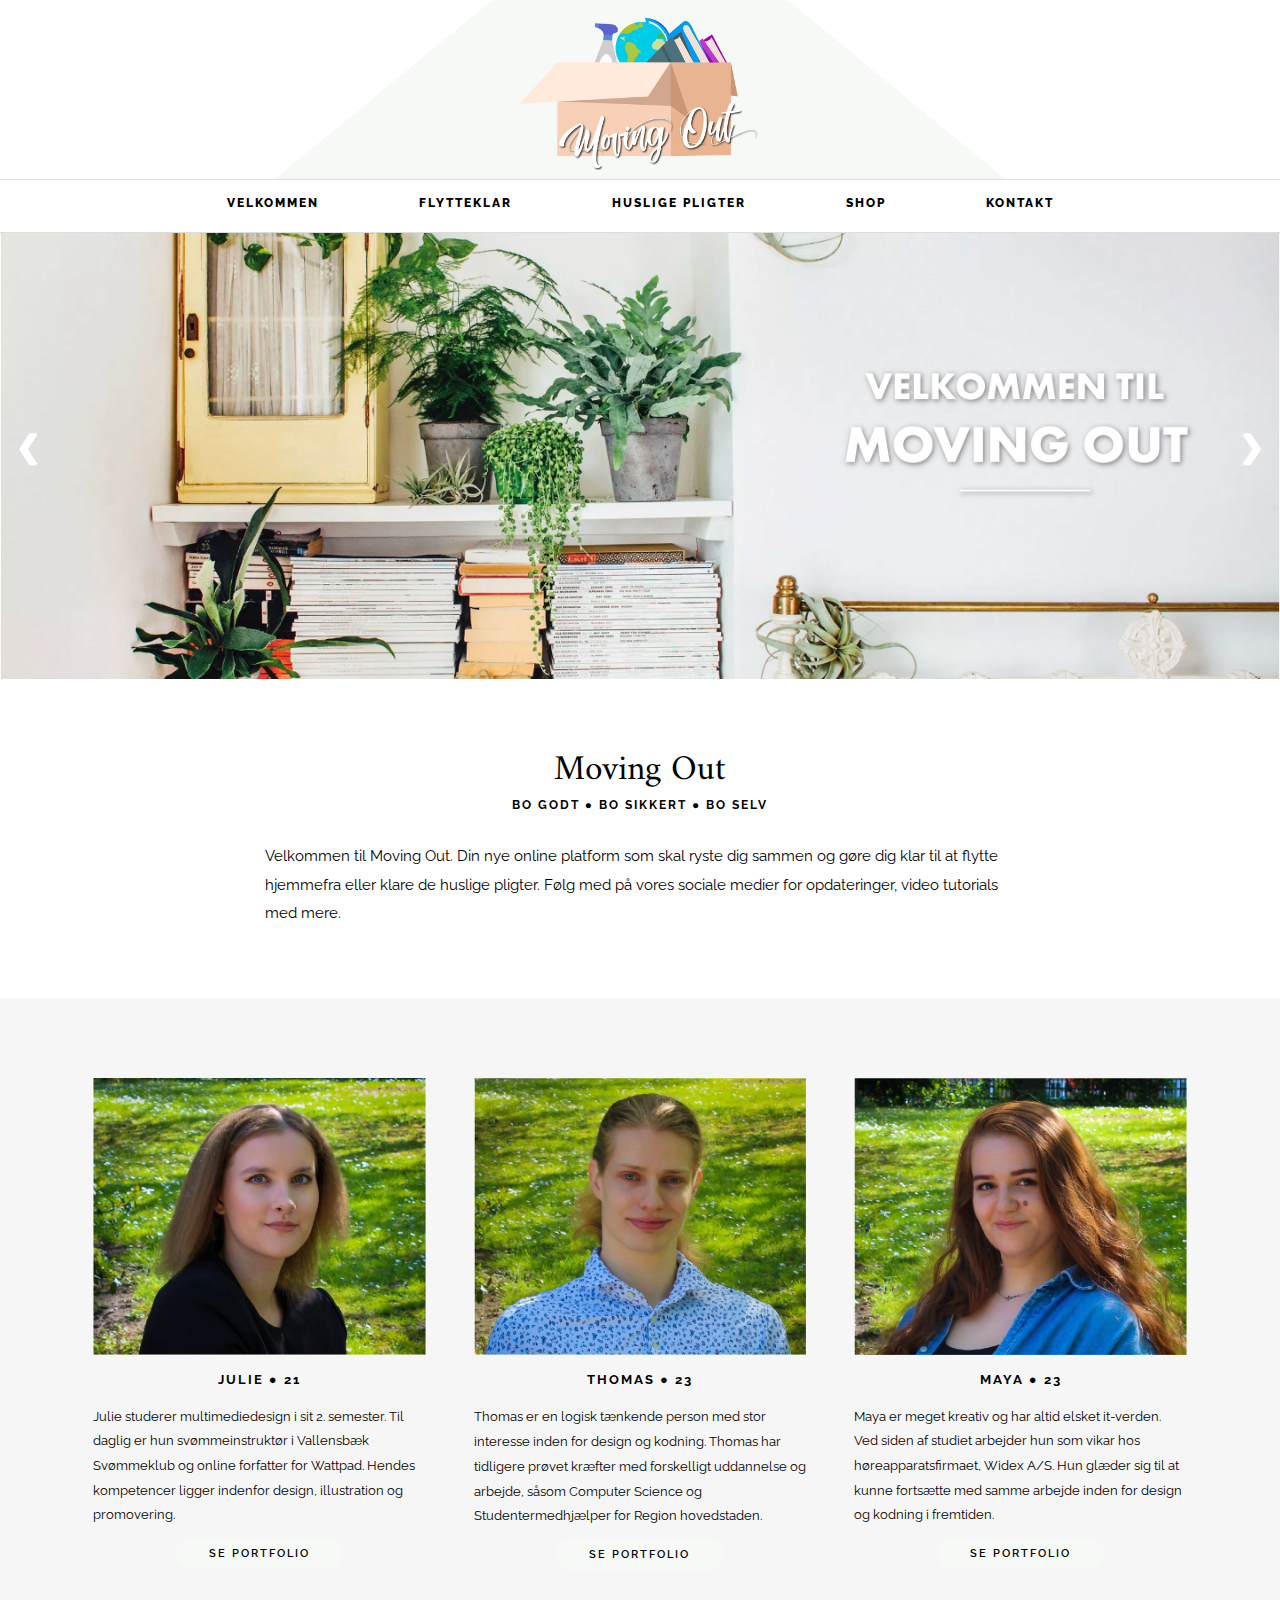
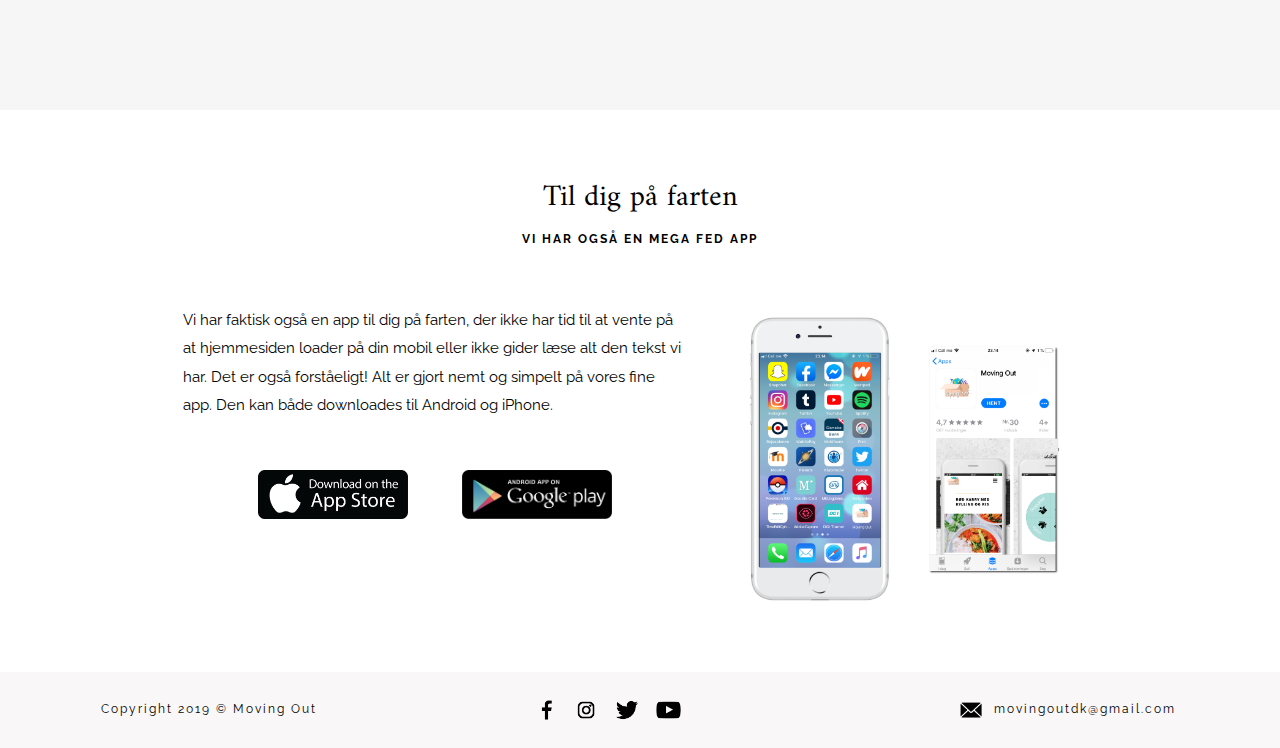
<file: index.html>
<!doctype html>
<html lang="da">
	
<head>
	<meta charset="UTF-8">
	<title>Forside</title>

	<!-- Denne tekst vil blive vist under titlen i søgeresultaterne -->
	<meta name="Description" content="Hos MovingOut får du alt den viden du skal bruge til at flytte hjemmefra? Vil du vide hvordan man håndtere et budget? Hvordan man vasker tøj? Eller hvordan man bedst planlægger sin kallender? Så kom og lær det hos MovingOut.">
	
	<!-- Bogmærker -->
	<link rel="shortcut icon" type="image/png" href="Logo/shortcut-logo.png">
	<link rel="mask-icon" href="Logo/shortcut-logo.png">

	<!-- Reference til eksternt sheet -->
	<link rel="stylesheet" href="stylesheet.css">

	<!-- Reference til Responsive Design -->
	<meta name="viewport" content="width=device-width, initial-scale=1.0">

	<!-- Google Typeface -->
	<link href="https://fonts.googleapis.com/css?family=Source+Sans+Pro" rel="stylesheet">
	<link href="https://fonts.googleapis.com/css?family=Raleway" rel="stylesheet">
	<link href="https://fonts.googleapis.com/css?family=Amiri" rel="stylesheet">
</head>

<body>
	
	<!-- Logo Section -->
	
	<div class="top">   <img src="Logo/logo2.png" alt="logo" class="logo">   </div>
	
	
	<!-- Navbar Section -->
	
	<div id="navbar" class="navbar">
		<div class="container">
			<img src="Icons/burger.png" alt="burger menu" class="burger-icon" id="burger-icon">
				
			<ul>
				<li> <a href="index.html" class="current-page">VELKOMMEN</a></li>	
				<li> <a href="Pages/flytteklar.html">FLYTTEKLAR</a></li>
				<li> <a href="Pages/husligepligter.html">HUSLIGE PLIGTER</a></li>
				<li> <a href="Pages/shop.html">SHOP</a></li>
				<li> <a href="Pages/kontakt.html">KONTAKT</a></li>
			</ul>
		</div>
	</div>	
		
	
	<!-- Header Section -->
	
	<div class="slideshow">
		<div class="mySlides fade">
			<img alt="billede" src="Headers/slideshow-img.jpg">
		</div>
		
		<div class="mySlides fade">
			<img alt="billede" src="Headers/slidehosw2-img.jpg">
			<a href="Pages/flytteklar.html">   <div class="slide-button slide-button1">LÆS MERE</div>   </a>
		</div>
		
		<div class="mySlides fade">
			<img alt="billede" src="Headers/slideshow3-img.jpg">
			<a href="Pages/shop.html">   <div class="slide-button slide-button2">LÆS MERE</div>   </a>
		</div>
		
		<div class="slideshow-container display-middle">
			<div class="arrow-left slide-arrow" onclick="plusDivs(-1)">&#10094;</div>
			<div class="arrow-right slide-arrow" onclick="plusDivs(1)">&#10095;</div>
		</div>
	</div>
	
	
	<!-- Introduction Section -->
	
	<div class="introduction">
		<h1>Moving Out</h1>
		<h4>BO GODT ● BO SIKKERT ● BO SELV</h4>
		<div class="introduction-content">	
			<p>Velkommen til Moving Out. Din nye online platform som skal ryste dig sammen og gøre dig klar til at flytte hjemmefra eller klare de huslige pligter. Følg med på vores sociale medier for opdateringer, video tutorials med mere.</p>
		</div>	
	</div>	
	
	
	<!-- Introduction: Behind Us, Section -->
	
	<section class="background-color">
		<div class="portrait-grid">	
			<div class="grid-row">	
				<div class="portrait">
					<img src="Images/julie.jpg" alt="portrait">
					<div class="portrait-text">	
						<h4>Julie ● 21</h4> <br>
						<p>Julie studerer multimediedesign i sit 2. semester. Til daglig er hun svømmeinstruktør i Vallensbæk Svømmeklub og online forfatter for Wattpad. Hendes kompetencer ligger indenfor design, illustration og promovering. </p>	
						<a href="http://juliekloev.dk/nyportfolio.html" target="_blank">   <div class="add-to-cart">SE PORTFOLIO</div>   </a>	
					</div>
				</div>	

				<div class="portrait">	
					<img src="Images/thomas.jpg" alt="portrait">
					<div class="portrait-text">
						<h4>Thomas ● 23</h4> <br>
						<p>Thomas er en logisk tænkende person med stor interesse inden for design og kodning. Thomas har tidligere prøvet kræfter med forskelligt uddannelse og arbejde, såsom Computer Science og Studentermedhjælper for Region hovedstaden.</p>
						<a href="http://thomasdsiemsen.com/" target="_blank">   <div class="add-to-cart">SE PORTFOLIO</div>   </a>	
					</div>		
				</div>	

				<div class="portrait">	
					<img src="Images/maya.jpg" alt="portrait">
					<div class="portrait-text">	
						<h4>Maya ● 23</h4> <br>
						<p>Maya er meget kreativ og har altid elsket it-verden. Ved siden af studiet arbejder hun som vikar hos høreapparatsfirmaet, Widex A/S. Hun glæder sig til at kunne fortsætte med samme arbejde inden for design og kodning i fremtiden.</p>	
						<a href="http://mayageisler.dk/" target="_blank">   <div class="add-to-cart">SE PORTFOLIO</div>   </a>		
					</div>
				</div>	
			</div>		
		</div>		
	</section>
	
	<!-- App Promotion Section -->
	
	<div class="app-promotion">
		<h2>Til dig på farten</h2>
		<h4>VI HAR OGSÅ EN MEGA FED APP</h4>
		<div class="app-promotion-content">
			<div class="app-promotion-text">
				<p>Vi har faktisk også en app til dig på farten, der ikke har tid til at vente på at hjemmesiden loader på din mobil eller ikke gider læse alt den tekst vi har. Det er også forståeligt! Alt er gjort nemt og simpelt på vores fine app. Den kan både downloades til Android og iPhone.</p> 

				<div class="block">
					<img src="Icons/app-store-logo.png" class="app-download-img1" alt="et billede som viser at man kan downloade appen på appstore">
					<img src="Icons/google-play-logo.png" class="app-download-img2" alt="et billede som viser at man kan downloade appen på google">
				</div>
			</div>	
			<img src="Images/mobilapppormovering.png" alt="app-promotion" class="app-promotion-img" style="100%">
		</div>	
	</div>	
	
	
	<!-- Footer Section -->
	
	<footer>
		<div class="footer-content">
			<div class="footer-grid-row">	
				<div class="footer-text1" style="vertical-align:middle">Copyright 2019 © Moving Out</div>	
				<div class="footer-text">
					<div class="mobile-around">
						<a href="https://www.facebook.com/movingoutdenmark/" target="_blank"><img src="Icons/facebook.png" alt="facebook" class="footer-icon footer-icon-mobile" style="vertical-align:middle"></a>	

						<a href="https://www.instagram.com/movingout.dk/" target="_blank"><img src="Icons/instagram.png" alt="instagram" class="footer-icon footer-icon-mobile" style="vertical-align:middle"></a>	

						<a href="https://twitter.com/MovingoutD?lang=en" target="_blank"><img src="Icons/twitter.png" alt="twitter" class="footer-icon footer-icon-mobile" style="vertical-align:middle"></a>	

						<a href="https://www.youtube.com/channel/UCpfPwvBDKsri5PzvbiQa6fA?view_as=subscriber" target="_blank"><img src="Icons/youtube.png" alt="youtube" class="footer-icon footer-icon-mobile" style="vertical-align:middle"></a>		
					</div>
				</div>
				
				
				<div class="footer-text">
					<a href="Pages/kontakt.html">
						<img src="Icons/mail.png" alt="email" class="footer-icon" style="vertical-align:middle"> 
					</a>
					movingoutdk@gmail.com
				</div>
			</div>
		</div>
	</footer>

	<!-- Link til Javascript -->
	<script src="javascript.js"></script>
	<script src="navbar.js"></script>
	
</body>
	
</html>
</file>
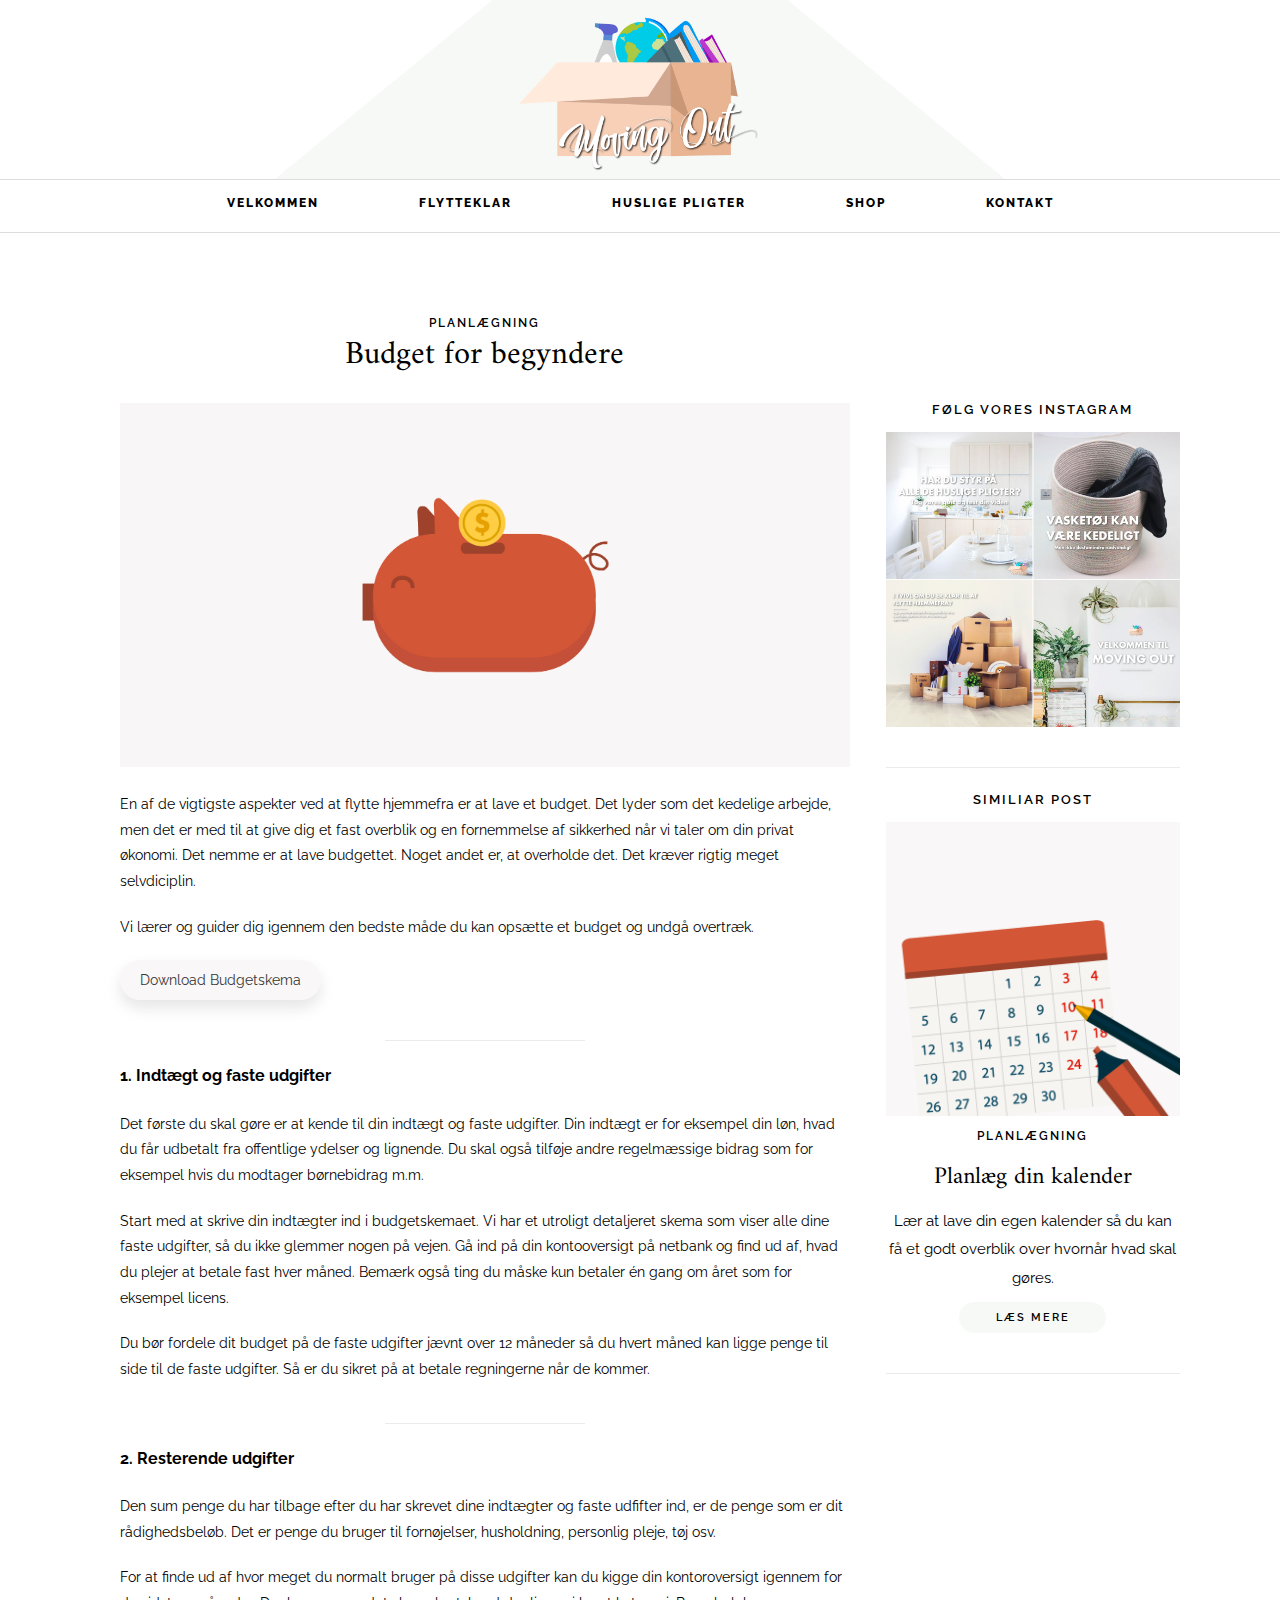
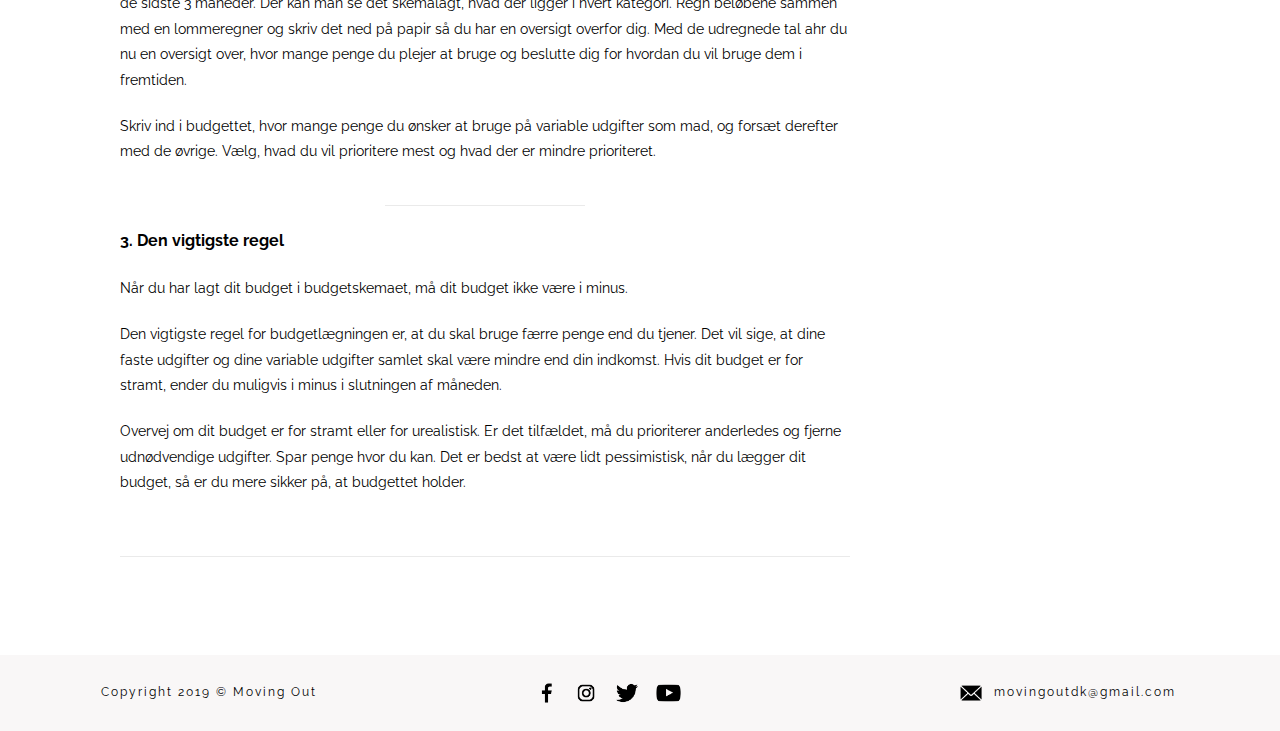
<file: Pages/budget.html>
<!doctype html>
<html lang="da">
	
<head>
	<meta charset="UTF-8">
	<title>Budget</title>

	<!-- Denne tekst vil blive vist under titlen i søgeresultaterne -->
	<meta name="Description" content="Ved du hvordan man håndtere et budget? Kom og lær det hos MovingOut.">

	<!-- Bogmærker -->
	<link rel="shortcut icon" type="image/png" href="../Logo/shortcut-logo.png">
	<link rel="mask-icon" href="../Logo/shortcut-logo.png">

	<!-- Reference til eksternt sheet -->
	<link rel="stylesheet" href="../stylesheet.css">
	
	<!-- Reference til Responsive Design -->
	<meta name="viewport" content="width=device-width, initial-scale=1.0">

	<!-- Google Typeface -->
	<link href="https://fonts.googleapis.com/css?family=Source+Sans+Pro" rel="stylesheet">
	<link href="https://fonts.googleapis.com/css?family=Raleway" rel="stylesheet">
	<link href="https://fonts.googleapis.com/css?family=Amiri" rel="stylesheet">
</head>

<body>
	
	<!-- Logo Section -->
	
	<div class="top">   <img src="../Logo/logo2.png" alt="logo" class="logo">   </div>
	
	
	<!--Navbar Section -->
	
	<div id="navbar" class="navbar">
		<div class="container">
			<img src="../Icons/burger.png" alt="burger menu" class="burger-icon" id="burger-icon">
				
			<ul>
				<li> <a href="../index.html">VELKOMMEN</a></li>	
				<li> <a href="flytteklar.html">FLYTTEKLAR</a></li>
				<li> <a href="husligepligter.html" class="current-page">HUSLIGE PLIGTER</a></li>
				<li> <a href="shop.html">SHOP</a></li>
				<li> <a href="kontakt.html">KONTAKT</a></li>
			</ul>
		</div>
	</div>	
	
	<!-- Post Section + Widget Sidebar -->
	
	<div class="post-container">
		<div class="post-content">
			<h4 class="post-tag">Planlægning</h4>
			<h1 class="post-title">Budget for begyndere</h1>
			<img src="../Headers/post-budget.jpg" alt="post-header" class="post-header">
			<div class="post-paragraph">En af de vigtigste aspekter ved at flytte hjemmefra er at lave et budget. Det lyder som det kedelige arbejde, men det er med til at give dig et fast overblik og en fornemmelse af sikkerhed når vi taler om din privat økonomi. Det nemme er at lave budgettet. Noget andet er, at overholde det. Det kræver rigtig meget selvdiciplin.</div>	
			<div class="post-paragraph">Vi lærer og guider dig igennem den bedste måde du kan opsætte et budget og undgå overtræk.</div>	
			<a href="../Documents/movingout-budgetskema.xlsx" target="_blank">   <div class="post-button">Download Budgetskema</div>   </a>	
			<div class="vl-post"></div>		

			<h5>1. Indtægt og faste udgifter</h5>
			<div class="post-paragraph">Det første du skal gøre er at kende til din indtægt og faste udgifter. Din indtægt er for eksempel din løn, hvad du får udbetalt fra offentlige ydelser og lignende. Du skal også tilføje andre regelmæssige bidrag som for eksempel hvis du modtager børnebidrag m.m.</div>
			<div class="post-paragraph">Start med at skrive din indtægter ind i budgetskemaet. Vi har et utroligt detaljeret skema som viser alle dine faste udgifter, så du ikke glemmer nogen på vejen. Gå ind på din kontooversigt på netbank og find ud af, hvad du plejer at betale fast hver måned. Bemærk også ting du måske kun betaler én gang om året som for eksempel licens.</div>	
			<div class="post-paragraph">Du bør fordele dit budget på de faste udgifter jævnt over 12 måneder så du hvert måned kan ligge penge til side til de faste udgifter. Så er du sikret på at betale regningerne når de kommer. </div>
			<div class="vl-post"></div>	

			<h5>2. Resterende udgifter</h5>	
			<div class="post-paragraph">Den sum penge du har tilbage efter du har skrevet dine indtægter og faste udfifter ind, er de penge som er dit rådighedsbeløb. Det er penge du bruger til fornøjelser, husholdning, personlig pleje, tøj osv. 	</div>
			<div class="post-paragraph">For at finde ud af hvor meget du normalt bruger på disse udgifter kan du kigge din kontoroversigt igennem for de sidste 3 måneder. Der kan man se det skemalagt, hvad der ligger i hvert kategori. Regn beløbene sammen med en lommeregner og skriv det ned på papir så du har en oversigt overfor dig. Med de udregnede tal ahr du nu en oversigt over, hvor mange penge du plejer at bruge og beslutte dig for hvordan du vil bruge dem i fremtiden. 	</div>	
			<div class="post-paragraph">Skriv ind i budgettet, hvor mange penge du ønsker at bruge på variable udgifter som mad, og forsæt derefter med de øvrige. Vælg, hvad du vil prioritere mest og hvad der er mindre prioriteret. </div>
			<div class="vl-post"></div>		

			<h5>3. Den vigtigste regel</h5>	
			<div class="post-paragraph">Når du har lagt dit budget i budgetskemaet, må dit budget ikke være i minus. </div>	
			<div class="post-paragraph">Den vigtigste regel for budgetlægningen er, at du skal bruge færre penge end du tjener. Det vil sige, at dine faste udgifter og dine variable udgifter samlet skal være mindre end din indkomst. Hvis dit budget er for stramt, ender du muligvis i minus i slutningen af måneden. </div>	
			<div class="post-paragraph">Overvej om dit budget er for stramt eller for urealistisk. Er det tilfældet, må du prioriterer anderledes og fjerne udnødvendige udgifter. Spar penge hvor du kan. Det er bedst at være lidt pessimistisk, når du lægger dit budget, så er du mere sikker på, at budgettet holder. </div>	
			<div class="vl-widget"></div>	
		</div>	

		<!-- Widgets Aside Section-->
	
		<div class="widgets">
			<h4 class="widget-title">Følg vores Instagram</h4>	
			<a href="https://www.instagram.com/movingout.dk/" target="_blank"><img src="../Images/instagrampromotion.jpg" alt="instagram-promotion" class="instagram-promotion"></a>	
			<div class="vl-widget"></div>		

			<h4 class="widget-title">SIMILIAR POST</h4>	
			<a href="kalender.html" target="_blank"><img src="../Images/calendar.png" alt="img" class="widget-img"></a>
			<h4 class="post-tag">Planlægning</h4>	
			<h3>Planlæg din kalender</h3>	
			<p style="text-align: center;">Lær at lave din egen kalender så du kan få et godt overblik over hvornår hvad skal gøres.</p>	
			<a href="kalender.html" target="_blank">   <div class="add-to-cart">LÆS MERE</div>   </a>	
			<div class="vl-widget"></div>		
		</div>
	</div>  
	
	<div class="clear"><br></div>
	
	<footer>
		<div class="footer-content">
			<div class="footer-grid-row">	
				<div class="footer-text1" style="vertical-align:middle">Copyright 2019 © Moving Out</div>	
					<div class="footer-text">
						<a href="https://www.facebook.com/movingoutdenmark/" target="_blank"><img src="../Icons/facebook.png" alt="facebook" class="footer-icon" style="vertical-align:middle"></a>	

						<a href="https://www.instagram.com/movingout.dk/" target="_blank"><img src="../Icons/instagram.png" alt="instagram" class="footer-icon" style="vertical-align:middle"></a>	

						<a href="https://twitter.com/MovingoutD?lang=en" target="_blank"><img src="../Icons/twitter.png" alt="twitter" class="footer-icon" style="vertical-align:middle"></a>	

						<a href="https://www.youtube.com/channel/UCpfPwvBDKsri5PzvbiQa6fA?view_as=subscriber" target="_blank"><img src="../Icons/youtube.png" alt="youtube" class="footer-icon" style="vertical-align:middle"></a>		
					</div>

				<div class="footer-text">
					<a href="kontakt.html">
						<img src="../Icons/mail.png" alt="email" class="footer-icon" style="vertical-align:middle"> 
					</a>
					movingoutdk@gmail.com
				</div>
			</div>
		</div>
	</footer>	
	
	<script src="../navbar.js"> </script>
	
</body>
</html>
</file>
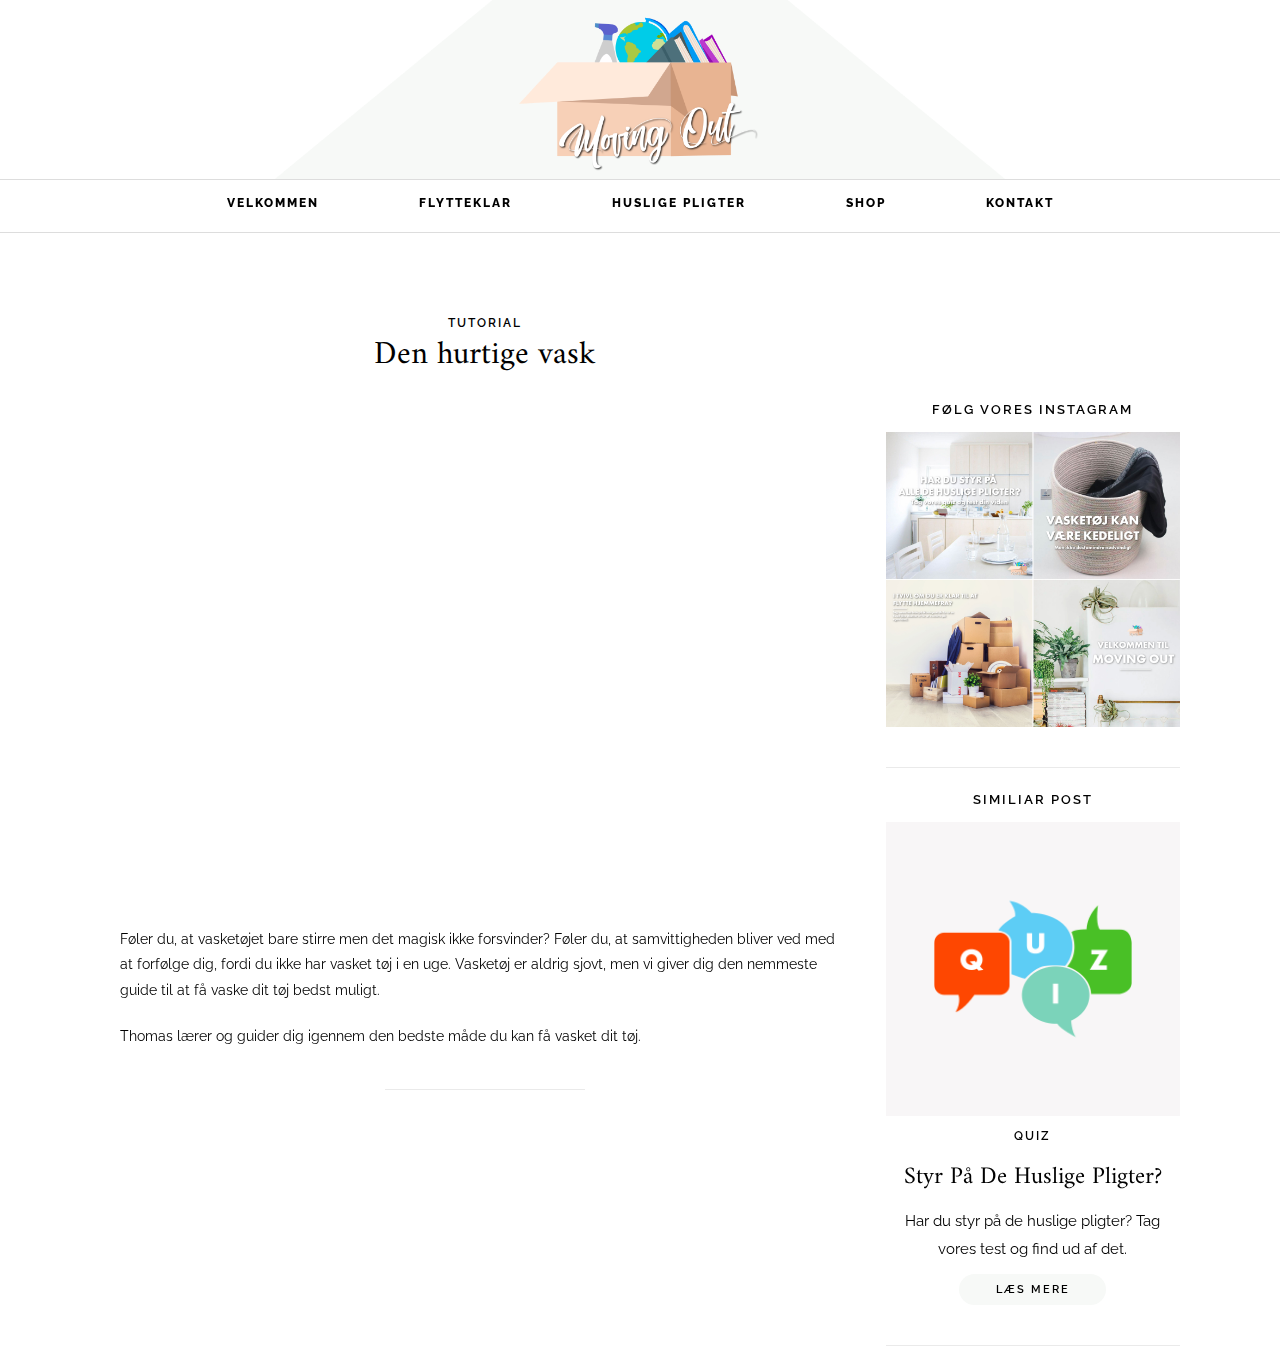
<file: Pages/denhurtigevask.html>
<!doctype html>
<html lang="da">
	
<head>
	<meta charset="UTF-8">
	<title>Den hurtige vask</title>

	<!-- Denne tekst vil blive vist under titlen i søgeresultaterne -->
	<meta name="Description" content="Ved du hvordan man vasker tøj? Kom og lær det hos MovingOut">
	
	<!-- Bogmærker -->
	<link rel="shortcut icon" type="image/png" href="../Logo/shortcut-logo.png">
	<link rel="mask-icon" href="../Logo/shortcut-logo.png">

	<!-- Reference til eksternt sheet -->
	<link rel="stylesheet" href="../stylesheet.css">
	
	<!-- Reference til Responsive Design -->
	<meta name="viewport" content="width=device-width, initial-scale=1.0">

	<!-- Google Typeface -->
	<link href="https://fonts.googleapis.com/css?family=Source+Sans+Pro" rel="stylesheet">
	<link href="https://fonts.googleapis.com/css?family=Raleway" rel="stylesheet">
	<link href="https://fonts.googleapis.com/css?family=Amiri" rel="stylesheet">
</head>

<body>
	
	<!-- Logo Section -->
	
	<div class="top">   <img src="../Logo/logo2.png" alt="logo" class="logo">   </div>
	
	
	<!--Navbar Section -->
	
	<div id="navbar" class="navbar">
		<div class="container">
			<img src="../Icons/burger.png" alt="burger menu" class="burger-icon" id="burger-icon">
			
			<ul>
				<li> <a href="../index.html">VELKOMMEN</a></li>	
				<li> <a href="flytteklar.html">FLYTTEKLAR</a></li>
				<li> <a href="husligepligter.html" class="current-page">HUSLIGE PLIGTER</a></li>
				<li> <a href="shop.html">SHOP</a></li>
				<li> <a href="kontakt.html">KONTAKT</a></li>
			</ul>
		</div>
	</div>	
	
	
	<!-- Post Section + Widgets Sidebar -->
	
	<div class="post-container">
		<div class="post-content">
			<h4 class="post-tag">TUTORIAL</h4>
			<h1 class="post-title">Den hurtige vask</h1>
			<iframe class="youtube" src="https://www.youtube.com/embed/RfatjtsVu10">
			</iframe>
			<div class="post-paragraph">Føler du, at vasketøjet bare stirre men det magisk ikke forsvinder? Føler du, at samvittigheden bliver ved med at forfølge dig, fordi du ikke har vasket tøj i en uge. Vasketøj er aldrig sjovt, men vi giver dig den nemmeste guide til at få vaske dit tøj bedst muligt. </div>	
			<div class="post-paragraph">Thomas lærer og guider dig igennem den bedste måde du kan få vasket dit tøj. </div>	
			<div class="vl-post"></div>			
		</div>	

		<!-- Widgets Aside Section-->

		<div class="widgets">
			<h4 class="widget-title">Følg vores Instagram</h4>	
			<a href="https://www.instagram.com/movingout.dk/" target="_blank"><img src="../Images/instagrampromotion.jpg" alt="instagram-promotion" class="instagram-promotion"></a>	
			<div class="vl-widget"></div>	
			
			<h4 class="widget-title">SIMILIAR POST</h4>	
			<a href="quiz.html" target="_blank"><img src="../Images/quiz-img.jpg" alt="img" class="widget-img"></a>
			<h4 class="post-tag">Quiz</h4>	
			<h3>Styr På De Huslige Pligter?</h3>	
			<p style="text-align: center;">Har du styr på de huslige pligter? Tag vores test og find ud af det.</p>	
			<a href="quiz.html" target="_blank"><div class="add-to-cart">LÆS MERE</div></a>	
			<div class="vl-widget"></div>		
		</div>
	</div> <!-- Post Container Slutter -->	
	
	<script src="../navbar.js"></script>
	
</body>
	
</html>
</file>
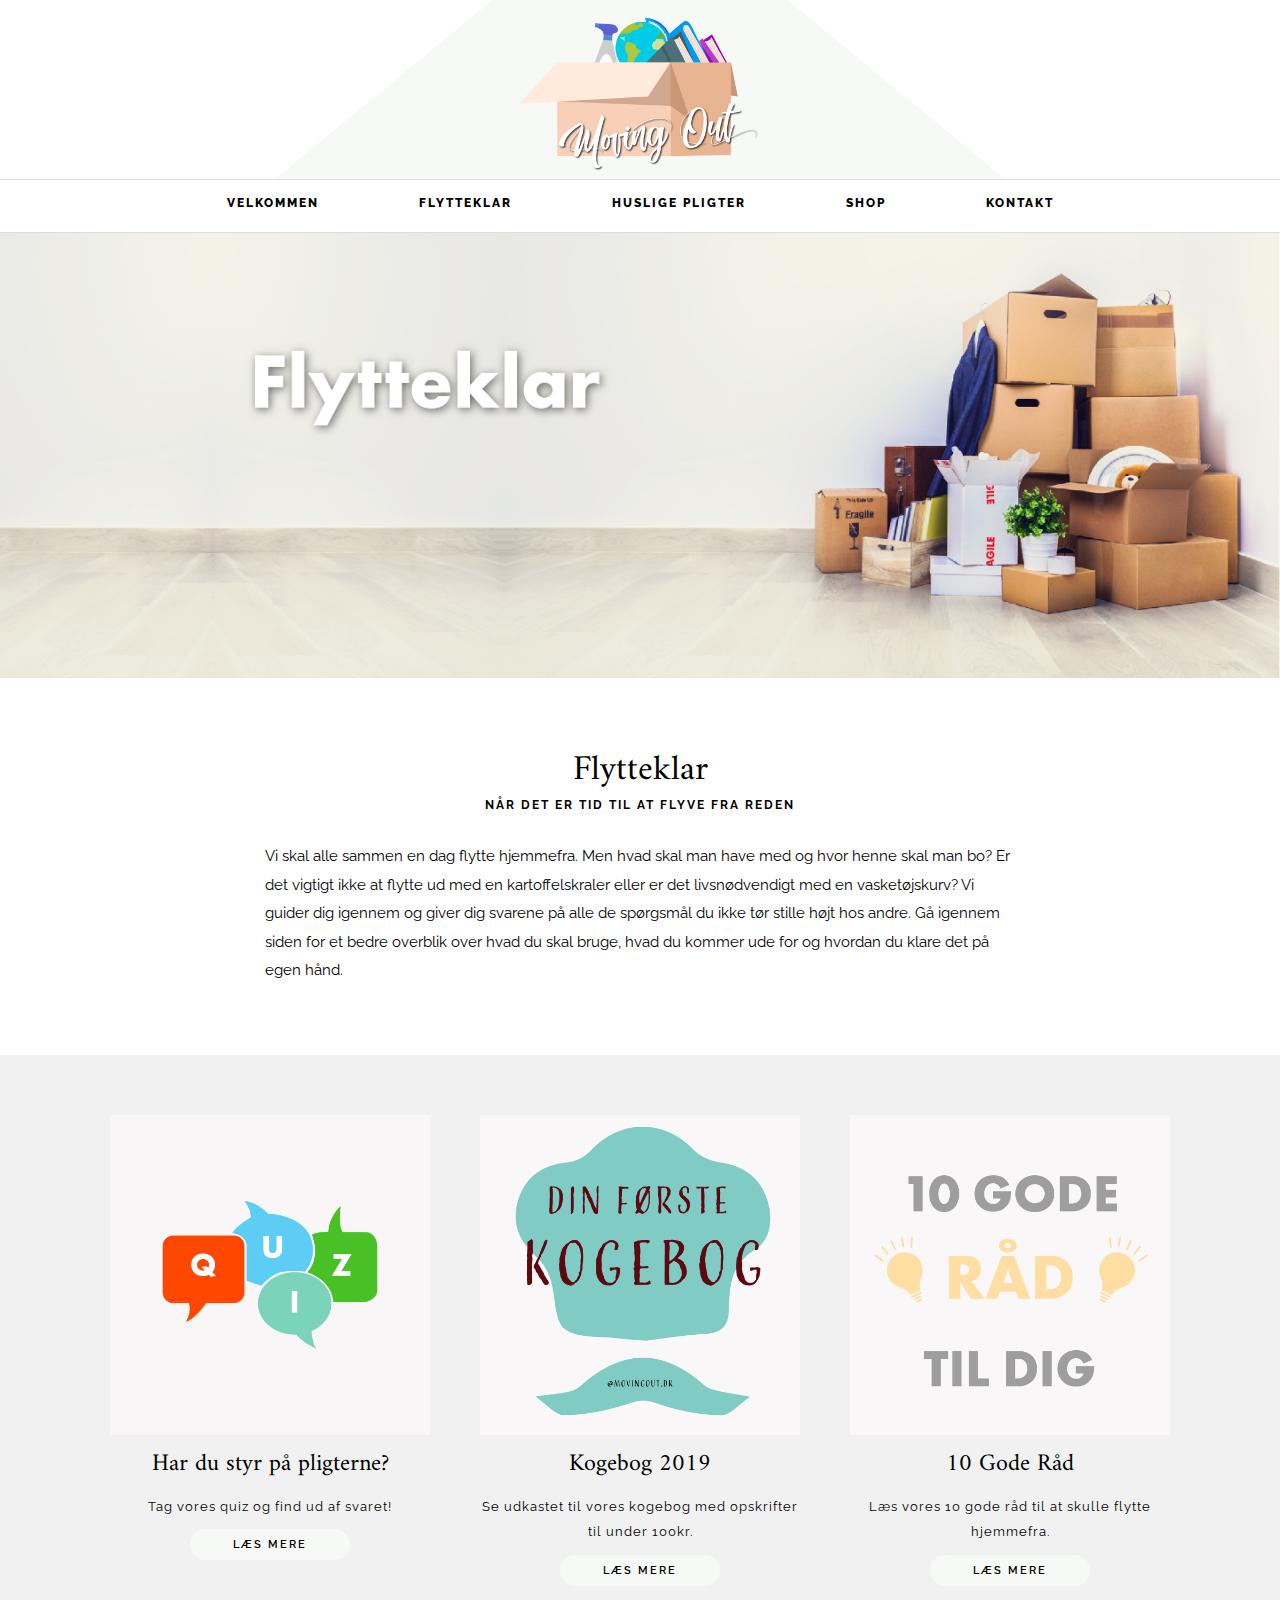
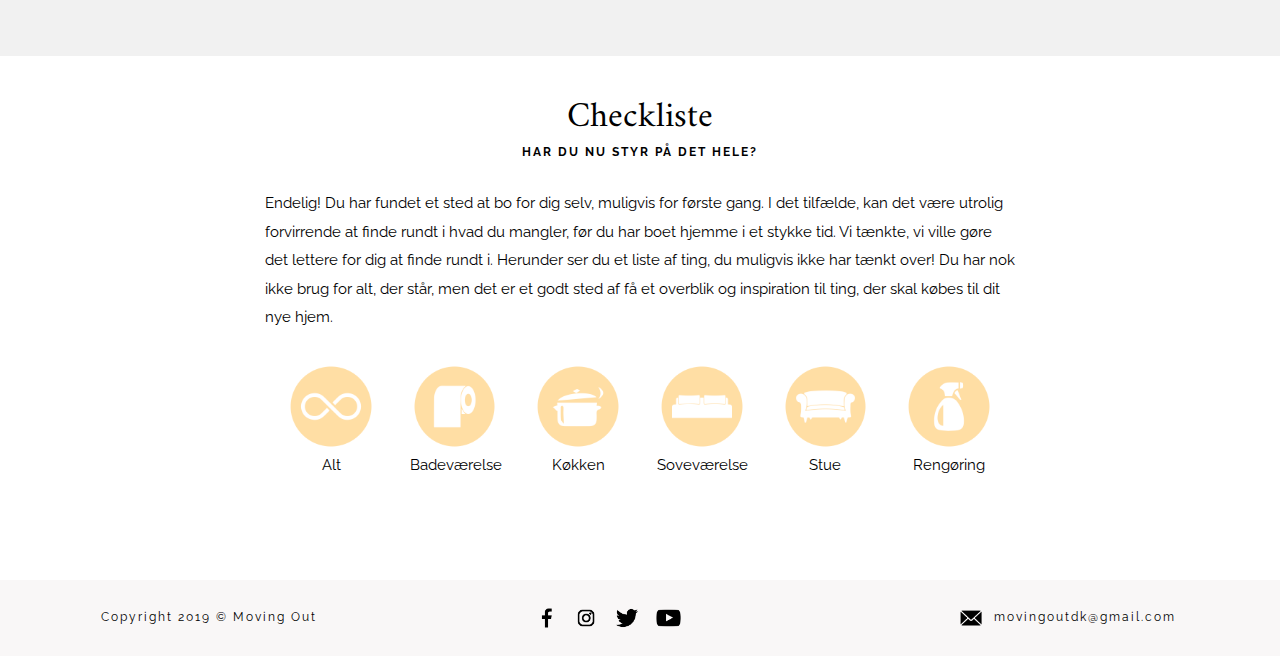
<file: Pages/flytteklar.html>
<!doctype html>
<html lang="da">
	
<head>
	<meta charset="UTF-8">
	<title>Flytteklar</title>

	<!-- Denne tekst vil blive vist under titlen i søgeresultaterne -->
	<meta name="Description" content="Er du klar til at flytte ud for første gang? Kom og bliv det hos MovingOut.">

	<!-- Bogmærker -->
	<link rel="shortcut icon" type="image/png" href="../Logo/shortcut-logo.png">
	<link rel="mask-icon" href="../Logo/shortcut-logo.png">

	<!-- Reference til eksternt sheet -->
	<link rel="stylesheet" href="../stylesheet.css">

	<!-- Reference til Responsive Design -->
	<meta name="viewport" content="width=device-width, initial-scale=1.0">	
	
	<!-- Google Typeface -->
	<link href="https://fonts.googleapis.com/css?family=Source+Sans+Pro" rel="stylesheet">
	<link href="https://fonts.googleapis.com/css?family=Raleway" rel="stylesheet">
	<link href="https://fonts.googleapis.com/css?family=Amiri" rel="stylesheet">
</head>

<body>
	
	<!-- Logo Section -->
	
	<div class="top">   <img src="../Logo/logo2.png" alt="logo" class="logo">   </div>
	
	
	<!--Navbar Section -->
	
	<div id="navbar" class="navbar">
		<div class="container">
			<img src="../Icons/burger.png" alt="burger menu" class="burger-icon" id="burger-icon">
			
			<ul>
				<li> <a href="../index.html">VELKOMMEN</a></li>	
				<li> <a href="flytteklar.html" class="current-page">FLYTTEKLAR</a></li>
				<li> <a href="husligepligter.html">HUSLIGE PLIGTER</a></li>
				<li> <a href="shop.html">SHOP</a></li>
				<li> <a href="kontakt.html">KONTAKT</a></li>
			</ul>
		</div>
	</div>	
	
	
	<!-- Header Section -->
	
	<img src="../Headers/header-flytteklar.jpg" alt="slideshow" class="header">
	
	
	<!-- Introduction Section -->
	
	<div class="introduction">
		<h1>Flytteklar</h1>
		<h4>Når det er tid til at flyve fra reden</h4>
		<div class="introduction-content">	
			<p>Vi skal alle sammen en dag flytte hjemmefra. Men hvad skal man have med og hvor henne skal man bo? Er det vigtigt ikke at flytte ud med en kartoffelskraler eller er det livsnødvendigt med en vasketøjskurv? Vi guider dig igennem og giver dig svarene på alle de spørgsmål du ikke tør stille højt hos andre. Gå igennem siden for et bedre overblik over hvad du skal bruge, hvad du kommer ude for og hvordan du klare det på egen hånd.</p>
		</div>	
	</div>	
	
	
	<!-- 3 indhold -->
	
	<div class="advice-content">
		<div class="grid-row">
			<div class="shop-img">	
				<div class="shadow-box">	
					<a href="quiz.html" >   <img src="../Images/quiz-img.jpg" alt="shop-img">   </a>
				</div>	
				<h3>Har du styr på pligterne?</h3>	
				<span class="post-description">Tag vores quiz og find ud af svaret!</span>
				<a href="quiz.html"  ><div class="add-to-cart">LÆS MERE</div>   </a>	
			</div>

			<div class="shop-img">	
				<div class="shadow-box">	
					<a href="../Documents/kogebog.pdf">   <img src="../Icons/kogebog-img.png" alt="shop-img">   </a>
				</div>	
				<h3>Kogebog 2019</h3>	
				<span class="post-description">Se udkastet til vores kogebog med opskrifter til under 100kr.</span>
					
				<a href="../Documents/kogebog.pdf" target="_blank">   <div class="add-to-cart">LÆS MERE</div>   </a>
			</div>

			<div id="tipsBtn" class="shop-img">
				<div class="shadow-box advice-billede">	
					<img src="../Icons/tips-img.png" alt="shop-img"> 
				</div>	
				<h3>10 Gode Råd</h3>	
				<span class="post-description">Læs vores 10 gode råd til at skulle flytte hjemmefra.</span>
				<div  class="add-to-cart">LÆS MERE</div>
			</div>	
		</div>
	</div>	
	
	
	<!-- 10 Gode Råd // Modal -->
	<div id="tips" class="modal">
		<div class="advice-slides">
			<div class="mySlides" >	
				<div class="advice">
					<span class="close tips-close">&times;</span>
					<h2>1. Søg boligstøtte hurtigst muligt!</h2>
					<img alt="billede" src="../Images/money-help.jpg" class="advice-pics"> 
					<p class="advice-text">Så snart du har fundet ud af, hvor du skal bo og har en flyttedato, er degt godt at læse op på det. Men så snart du har registreret ny adresse, er det bedst at søge om boligstøtte. Som studerende specielt, bliver man afhængig af SU'en til alt og har svært med at finde tid til et arbejde på siden.</p>
				</div>
				<div class="advice-tip"><strong>Tip :</strong> Det er en god idé at søge højst 30 dage efter du er flyttet. Så får man også boligstøtte fra dag 1.</div>
			</div>


			<div class="mySlides" >	
				<div class="advice">
					<span class="close tips-close">&times;</span>
					<h2>2. Spar hvor du kan</h2>
					<img alt="billede" src="../Images/spar.jpg" class="advice-pics"> 
					<p class="advice-text">Det kan være svært at skulle købe ind og indrette sit nye hjem med nye ting, når man lever på SU eller ikke har så meget tid til at tage vagter på arbejdet. Derfor er det godt at spare, hvor man kan og tage i de lidt billigere butikker. Ønsk de dyre ting!</p>
				</div>
				<div class="advice-tip"><strong>Tip :</strong> Holde øje med supermarkeders tilbudsaviser og køb ind hos Normal og Flying Tiger for praktiske ting for billige priser.</div>
			</div>

			<div class="mySlides" >	
				<div class="advice">
					<span class="close tips-close">&times;</span>
					<h2>3. Glem ikke helbredet!</h2>
					<img alt="billede" src="../Images/helbred.jpg" class="advice-pics"> 
					<p class="advice-text">Når du bor hjemme er der altid en der er god til at skubbe dig ud og passe på dit helbred, men nu er det dit eget ansvar.  Ud over selvfølgelig at holde øje med hvad du spiser, og huske grønt! Så skal du også huske at få bevæget dig, da du nok kommer til at tilbringe meget tid sidende.</p>
				</div>
				<div class="advice-tip"><strong>Tip :</strong> Find hvor din lokale fitness er og meld dig til! Ellers find en god ven at tage ud og løbe med eller en ugelig gåtur.</div>
			</div>

			<div class="mySlides" >	
				<div class="advice">
					<span class="close tips-close">&times;</span>	
					<h2>4. Spørg andre om deres oplevelse</h2>
					<img alt="billede" src="../Images/questions.jpg" class="advice-pics"> 
					<p class="advice-text">Det er altid godt at spørge nogle der allerede er flyttet ud om deres oplevelse. Hvad blev de overrasket over, hvad manglede de, hvilke ting har hjulpet dem.</p>
				</div>
				<div class="advice-tip"><strong>Tip :</strong> Det er en god idé at spørge venner og familie, der er flyttet ud ikke for så længe siden.</div>
			</div>
			
			<div class="mySlides" >	
				<div class="advice">
					<span class="close tips-close">&times;</span>
					<h2>5. Gøre rent direkte efter brug</h2>
					<img alt="billede" src="../Images/washing-dishes.jpg" class="advice-pics"> 
					<p class="advice-text">Det er altid en god idé, at gøre rent direkte efter du har lavet mad/under forberedningen. Jo længere tid din vask står og venter på dig, jo mere kommer det til at stinke og mugge, og jo sværre bliver det også at rense! Så kan du slappe af med god samvittighed og mindre vask efter måltidet.</p>
				</div>
				<div class="advice-tip"><strong>Tip :</strong> Det er en god idé at lægge gryder, pander og skåle i blød efter brug, så er de lettere at rense efterfølgende!</div>
			</div>


			<div class="mySlides" >	
				<div class="advice">
					<span class="close tips-close">&times;</span>
					<h2>6. Indendørs vasketøj</h2>
					<img alt="billede" src="../Images/open-windows.jpg" class="advice-pics"> 
					<p class="advice-text">Det er bedst at have vasketøjet stående udenfor og tøre. Hvis du tilfældigvis bor inde i lejlighed og ikke vil have vasketøjet ude i fællesgården, så husk at åbne vinduerne i lejligheden! Tøjet er fugtigt og muligvis har en stærk duft, og derfor har brug for ikke blive indelukket i lejligheden. Pas på lejligheden ikke bliver fugtigt og der kommer svamp!</p>
				</div>
				<div class="advice-tip"><strong>Tip :</strong> Sæt eventuelt vinduet på klem, mens du er ude.</div>
			</div>

			<div class="mySlides" >	
				<div class="advice">
					<span class="close tips-close">&times;</span>
					<h2>7. Vaskemaskinen skal også renses!</h2>
					<img alt="billede" src="../Images/rense-vaskemaskine.jpg" class="advice-pics"> 
					<p class="advice-text">Stakkels vaskemaskine, bliver altid brugt men altid glemt. Den skal også vaskes ! Én gang om måneden ville være mest praktiske. Læs altid først om din slags af vaskemaskine og hvor meget rengøring den behøver. Nogle vaskemaskiner har også en selvrensfunktion.</p>
				</div>
				<div class="advice-tip"><strong>Tip :</strong> God og billig måde er at tage en klude med vand, og få renset i alle de små steder. </div>
			</div>

			<div class="mySlides" >	
				<div class="advice">
					<span class="close tips-close">&times;</span>
					<h2>8. Frys billige varer ned</h2>
					<img alt="billede" src="../Images/food-shopping.jpg" class="advice-pics"> 
					<p class="advice-text">Det er altid klogt at købe billige tilbuds vare, så længe man er opmærksom på udløbsdatoen! Men hvis du ser noget du gerne vil have, men ikke tror du når at spise det inden udløbsdatoen, så frys det bare ned, og tø det op når senere. Dette kunne være billig brød eller kød.</p>
				</div>
				<div class="advice-tip"><strong>Tip :</strong> Ikke alle varer er gode at fryse ned. F.eks.: burde salat burde ikke fryses og kød kan ikke fryses ned igen 2 gange.</div>
			</div>

			<div class="mySlides" >	
				<div class="advice">
					<span class="close tips-close">&times;</span>
					<h2>9. Husk at holde øje med datoen!</h2>
					<img alt="billede" src="../Images/expiration-date.jpg" class="advice-pics"> 
					<p class="advice-text">Når du nu har købt ind disse dejlige varer, så vil du helst gerne nå at spise dem før de bliver dårlige. Så hold altid øje med datoerne på de forskellige varer du har købt. Det er aldrig sjovt at glæde sig til at spise noget, og så smager det underligt eller er dækket med mug.</p>
				</div>
				<div class="advice-tip"><strong>Tip :</strong> Det er en god idé at tjekke datoen samme dag eller før du køber varen, så du ved hvilke varer du skal holde øje med.</div>
			</div>

			<div class="mySlides" >	
				<div class="advice">	
					<span class="close tips-close">&times;</span>
					<h2>10. Gå ikke i panik!</h2>
					<img alt="billede" src="../Images/panic.jpg" class="advice-pics"> 
					<p class="advice-text">Allervigtigt, nyd det!! Du har dit eget sted, ENDELIGT. Ikke stress og ødelæg oplevelsen. Du vil altid mangle noget, og det vil altid kunne købes og løses. Vi har det meste covered på hjemmesiden, men ellers så kan du finde svar alle steder.</p>
				</div>
				<div class="advice-tip"><strong>Tip :</strong>  Alt kan Googles!</div>
			</div>


			<div class="advice-pilene">
				<div class="arrow-left arrow" onclick="plusDivs(-1)">&#10094;</div>
				<div class="arrow-right arrow" onclick="plusDivs(1)">&#10095;</div>
			</div>
		</div>
	</div>
	
	<!-- Checkliste Section -->
	
	<div class="checkliste-content">
		<h1 style="margin-top: 30px">Checkliste</h1>
		<h4>Har du nu styr på det hele?</h4>
		<div class="introduction-content" style="margin-bottom: 30px">	
			<p>Endelig! Du har fundet et sted at bo for dig selv, muligvis for første gang. I det tilfælde, kan det være utrolig forvirrende at finde rundt i hvad du mangler, før du har boet hjemme i et stykke tid. Vi tænkte, vi ville gøre det lettere for dig at finde rundt i. Herunder ser du et liste af ting, du muligvis ikke har tænkt over! Du har nok ikke brug for alt, der står, men det er et godt sted af få et overblik og inspiration til ting, der skal købes til dit nye hjem.</p>
		</div>		

		<div class="grid-row">
			<div id="checkliste1" class="checkliste-icon">
				<img src="../Icons/infinity.png" alt="infinity">
				<p style="text-align: center">Alt</p>		
			</div>	

			<div id="checkliste2" class="checkliste-icon">		
				<img src="../Icons/bathroom.png" alt="badeværelse">
				<p style="text-align: center">Badeværelse</p>		
			</div>	

			<div id="checkliste3" class="checkliste-icon">	
				<img src="../Icons/kitchen.png" alt="køkken">
				<p style="text-align: center">Køkken</p>	
			</div>	

			<div id="checkliste4" class="checkliste-icon">	
				<img src="../Icons/bedroom.png" alt="soveværelse">
				<p style="text-align: center">Soveværelse</p>		
			</div>	

			<div id="checkliste5" class="checkliste-icon">		
				<img src="../Icons/livingroom.png" alt="stue">
				<p style="text-align: center">Stue</p>		
			</div>	

			<div id="checkliste6" class="checkliste-icon">		
				<img src="../Icons/cleaning.png" alt="rengøring">	
				<p style="text-align: center">Rengøring</p>	
			</div>	
		</div>
	</div>
	
	
	<!-- Det her her checklisterne kommer frem, samt her hvor kommentare af deres kode er -->
	<div id="checkliste">
			<!--  Alt
			<h3>Alt</h3>
			<span id="checklisteClose" onClick="closeCheckliste()">&times;</span>
			<div class="center-content">
				<div class="checkliste-container">
					<ul class="checkliste">
						<li>  &#9634;Håndklæder </li> <li>  &#9634;Spejl </li> <li>  &#9634;Vægt </li> <li>  &#9634;Badeforhæng </li> <li>  &#9634;Toiletbørste </li> <li>  &#9634;Tandbørste-krus </li>

						<li>  &#9634;Bordlamper </li> <li>  &#9634;Seng </li> <li>  &#9634;Sengebord </li> <li>  &#9634;Lyspærer </li> <li>  &#9634;Planter </li> <li>  &#9634;Gardiner </li> <li>  &#9634;Puder </li> <li>  &#9634;Lagner </li> <li>  &#9634;Dyne </li> <li>  &#9634;Sengetøj </li> <li>  &#9634;Madras </li> <li>  &#9634;Garderobeskab </li> <li>  &#9634;Bøjler </li> <li>  &#9634;Knagerække til dør  </li>

						<li>  &#9634;Klude </li> <li>  &#9634;Viskestykker </li> <li>  &#9634;Opvaskesvamp </li> <li>  &#9634;Opvaskebørste </li> <li>  &#9634;Span </li> <li>  &#9634;Kost og fejebakke </li> <li>  &#9634;Gulvmoppe </li> <li>  &#9634;Støvsuger </li> <li>  &#9634;Støvsugerposer </li> <li>  &#9634;Vaskemaskine </li> 
					</ul>

					<ul class="checkliste">
						<li>  &#9634;Opvaskemaskine </li> <li>  &#9634;Vaskemiddel </li> <li>  &#9634;Groft filtersalt </li> <li>  &#9634;Spændingsmiddel </li> <li>  &#9634;Tørrestativ </li> <li>  &#9634;Tøjklemmer </li> <li>  &#9634;Vasketøjskurv </li>

						<li>  &#9634;Gryder og pander </li> <li>  &#9634;Køkkenredskaber </li> <li>  &#9634;Kopper </li> <li>  &#9634;Skåle </li> <li>  &#9634;Bestik </li> <li>  &#9634;Tallerkener </li> <li>  &#9634;Glas </li> <li>  &#9634;Vinglas </li> <li>  &#9634;Dåseåbner </li> <li>  &#9634;Mikrobølgeovn </li>

						<li>  &#9634;Gulvlamper </li> <li>  &#9634;Sofa </li> <li>  &#9634;Stole </li> <li>  &#9634;Spisebord </li> <li>  &#9634;Lyspærer </li> <li>  &#9634;Planter </li> <li>  &#9634;Billeder </li> <li>  &#9634;Skrivebord </li> <li>  &#9634;Skrivebordsstol </li> <li>  &#9634;Arbejdslampe </li> <li>  &#9634;Bogreol </li> <li>  &#9634;Hylder </li>
					</ul>
				</div>
			</div>-->
			
			<!-- Badeværrelse
			<h3>Badeværelse</h3>
			<span id="checklisteClose" onClick="closeCheckliste()">&times;</span>
			<div class="center-content">
				<div class="checkliste-container">
					<ul class="checkliste">
						<li>  &#9634;Håndklæder </li> <li>  &#9634;Spejl </li> <li>  &#9634;Vægt </li> 
					</ul>

					<ul class="checkliste">
						<li>  &#9634;Badeforhæng </li> <li>  &#9634;Toiletbørste </li> <li>  &#9634;Tandbørste-krus </li> 
					</ul>
				</div>
			</div>-->
			
			<!-- Køkken
			<h3>Køkken</h3>
			<span id="checklisteClose" onClick="closeCheckliste()">&times;</span>
			<div class="center-content">
				<div class="checkliste-container">
					<ul class="checkliste">
						<li>  &#9634;Gryder og pander </li> <li>  &#9634;Køkkenredskaber </li> <li>  &#9634;Kopper </li> <li>  &#9634;Skåle </li> <li>  &#9634;Bestik </li>
					</ul>

					<ul class="checkliste"> 
						<li>  &#9634;Tallerkener </li> <li>  &#9634;Glas </li> <li>  &#9634;Vinglas </li> <li>  &#9634;Dåseåbner </li> <li>  &#9634;Mikrobølgeovn </li>
					</ul>
				</div>
			</div>-->
			
			<!-- Soveværelse
			<h3>Soveværelse</h3>
			<span id="checklisteClose" onClick="closeCheckliste()">&times;</span>
			<div class="center-content">
				<div class="checkliste-container">
					<ul class="checkliste">
						 <li>  &#9634;Lagner </li> <li>  &#9634;Dyne </li> <li>  &#9634;Sengetøj </li> <li>  &#9634;Madras </li> <li>  &#9634;Garderobeskab </li> <li>  &#9634;Bøjler </li> <li>  &#9634;Knagerække til dør  </li>
					</ul>

					<ul class="checkliste">
						<li>  &#9634;Bordlamper </li> <li>  &#9634;Seng </li> <li>  &#9634;Sengebord </li> <li>  &#9634;Lyspærer </li> <li>  &#9634;Planter </li> <li>  &#9634;Gardiner </li> <li>  &#9634;Puder </li>
					</ul>
				</div>
			</div>-->
			
			<!-- Stue
			<h3>Stue</h3>
			<span id="checklisteClose" onClick="closeCheckliste()">&times;</span>
			<div class="center-content">
				<div class="checkliste-container">
					<ul class="checkliste">
						<li>  &#9634;Gulvlamper </li> <li>  &#9634;Sofa </li> <li>  &#9634;Stole </li> <li>  &#9634;Spisebord </li> <li>  &#9634;Lyspærer </li> <li>  &#9634;Planter </li> 
					</ul>

					<ul class="checkliste">
						<li>  &#9634;Billeder </li> <li>  &#9634;Skrivebord </li> <li>  &#9634;Skrivebordsstol </li> <li>  &#9634;Arbejdslampe </li> <li>  &#9634;Bogreol </li> <li>  &#9634;Hylder </li>
					</ul>
				</div>
			</div>-->
			
			<!-- Rengøring 
			<h3>Rengøring</h3>
			<span id="checklisteClose" onClick="closeCheckliste()">&times;</span>
			<div class="center-content">
				<div class="checkliste-container">
					<ul class="checkliste">
						<li>  &#9634;Kost og fejebakke </li> <li>  &#9634;Gulvmoppe </li> <li>  &#9634;Støvsuger </li> <li>  &#9634;Støvsugerposer </li> <li>  &#9634;Vaskemaskine </li> 
					</ul>

					<ul class="checkliste">
						<li>  &#9634;Klude </li> <li>  &#9634;Viskestykker </li> <li>  &#9634;Opvaskesvamp </li> <li>  &#9634;Opvaskebørste </li> <li>  &#9634;Span </li> 
					</ul>
				</div>
			</div>-->
	</div>
	
		
	<!-- Footer Section -->
	
	<footer>
		<div class="footer-content">
			<div class="footer-grid-row">	
				<div class="footer-text1" style="vertical-align:middle">Copyright 2019 © Moving Out</div>	
					<div class="footer-text">
						<a href="https://www.facebook.com/movingoutdenmark/" target="_blank"><img src="../Icons/facebook.png" alt="facebook" class="footer-icon" style="vertical-align:middle"></a>	

						<a href="https://www.instagram.com/movingout.dk/" target="_blank"><img src="../Icons/instagram.png" alt="instagram" class="footer-icon" style="vertical-align:middle"></a>	

						<a href="https://twitter.com/MovingoutD?lang=en" target="_blank"><img src="../Icons/twitter.png" alt="twitter" class="footer-icon" style="vertical-align:middle"></a>	

						<a href="https://www.youtube.com/channel/UCpfPwvBDKsri5PzvbiQa6fA?view_as=subscriber" target="_blank"><img src="../Icons/youtube.png" alt="youtube" class="footer-icon" style="vertical-align:middle"></a>		
					</div>

				<div class="footer-text">
					<a href="kontakt.html">
						<img src="../Icons/mail.png" alt="email" class="footer-icon" style="vertical-align:middle"> 
					</a>
					movingoutdk@gmail.com
				</div>
			</div>
		</div>
	</footer>
	
	<!-- Link til Javascript -->
	<script src="../navbar.js"></script>
	<script src="flytteklar.js"></script>
	
</body>

</html>
</file>
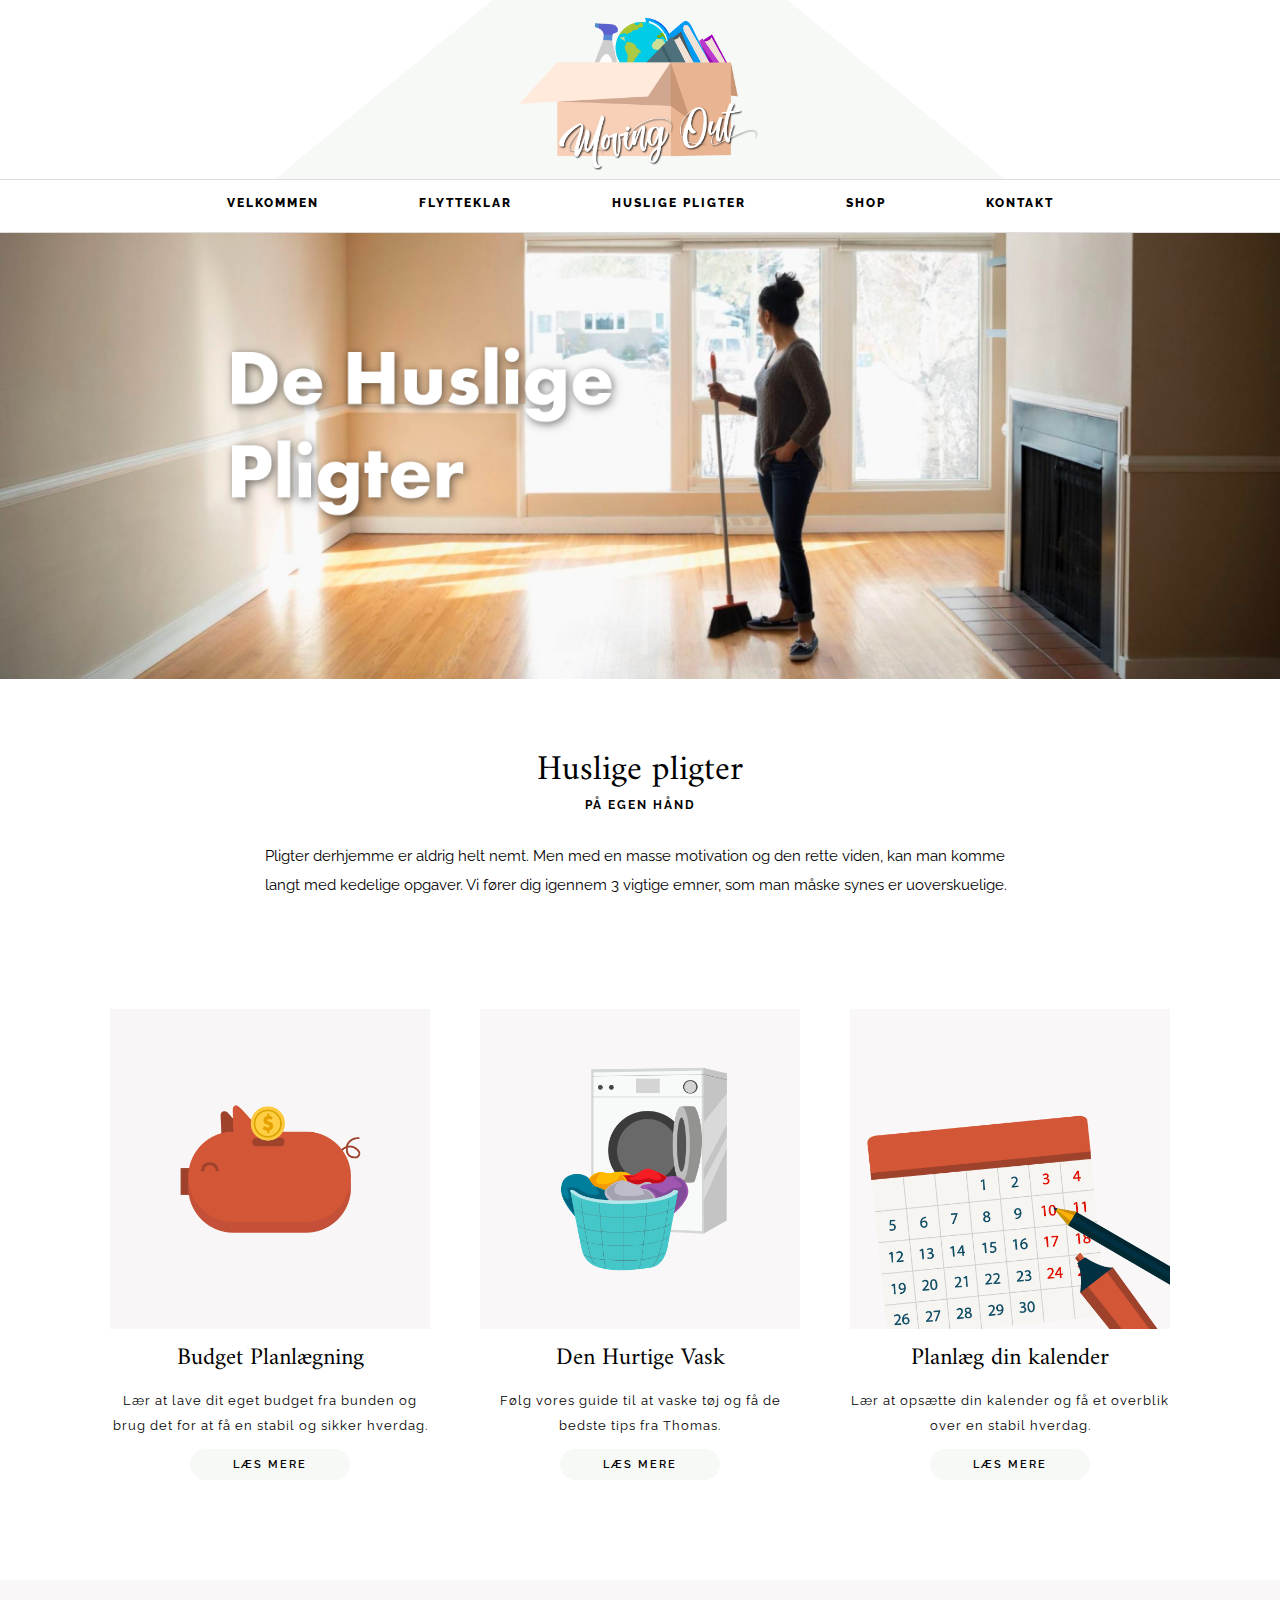
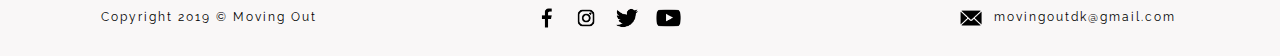
<file: Pages/husligepligter.html>
<!doctype html>
<html lang="da">
	
<head>
	<meta charset="UTF-8">
	<title>Husligepligter</title>

	<!-- Denne tekst vil blive vist under titlen i søgeresultaterne -->
	<meta name="Description" content="Har du styr på dine huslige pligter? Kom og lær dem hos MovingOut.">
	
	<!-- Bogmærker -->
	<link rel="shortcut icon" type="image/png" href="../Logo/shortcut-logo.png">
	<link rel="mask-icon" href="../Logo/shortcut-logo.png">

	<!-- Reference til eksternt sheet -->
	<link rel="stylesheet" href="../stylesheet.css">

	<!-- Reference til Responsive Design -->
	<meta name="viewport" content="width=device-width, initial-scale=1.0">
	<link rel="stylesheet" href="https://cdnjs.cloudflare.com/ajax/libs/font-awesome/4.7.0/css/font-awesome.min.css">

	<!-- Google Typeface -->
	<link href="https://fonts.googleapis.com/css?family=Source+Sans+Pro" rel="stylesheet">
	<link href="https://fonts.googleapis.com/css?family=Raleway" rel="stylesheet">
	<link href="https://fonts.googleapis.com/css?family=Amiri" rel="stylesheet">
</head>

<body>
	
	<!-- Logo Section -->
	
	<div class="top">   <img src="../Logo/logo2.png" alt="logo" class="logo">   </div>
	
	
	<!--Navbar Section -->
	
	<div id="navbar" class="navbar">
		<div class="container">
			<img src="../Icons/burger.png" alt="burger menu" class="burger-icon" id="burger-icon">
				
			<ul>
				<li> <a href="../index.html">VELKOMMEN</a></li>	
				<li> <a href="flytteklar.html">FLYTTEKLAR</a></li>
				<li> <a href="husligepligter.html" class="current-page">HUSLIGE PLIGTER</a></li>
				<li> <a href="shop.html">SHOP</a></li>
				<li> <a href="kontakt.html">KONTAKT</a></li>
			</ul>
		</div>
	</div>	
	
	<!-- Header Section -->
	
	<img src="../Headers/husligepligter-img.png" alt="slideshow" class="header" style="100%">
	
	<!-- Introduction Section -->
	
	<div class="introduction">
		<h1>Huslige pligter</h1>
		<h4>PÅ EGEN HÅND</h4>
		<div class="introduction-content">	
			<p>Pligter derhjemme er aldrig helt nemt. Men med en masse motivation og den rette viden, kan man komme langt med kedelige opgaver. Vi fører dig igennem 3 vigtige emner, som man måske synes er uoverskuelige.  </p>
		</div>	
	</div>	
	
	
	<!-- Vælg en Tutorial Section -->
	
	<!-- Shop Section -->
	
	<div class="shop-grid">
		<div class="grid-row">
			<div class="shop-img">	
				<div class="shadow-box">	
					<a href="budget.html"><img src="../Images/piggybank.jpg" alt="shop-img"></a>
				</div>	
				
				<h3>Budget Planlægning</h3>	
				<span class="post-description">Lær at lave dit eget budget fra bunden og brug det for at få en stabil og sikker hverdag.</span>
				<a href="budget.html">   <div class="add-to-cart">LÆS MERE</div>   </a>	
			</div>

			<div class="shop-img">	
				<div class="shadow-box">	
					<a href="denhurtigevask.html"><img src="../Images/washingmachine.png" alt="shop-img"></a>
				</div>	
				
				<h3>Den Hurtige Vask</h3>	
				<span class="post-description">Følg vores guide til at vaske tøj og få de bedste tips fra Thomas.</span>
				<a href="denhurtigevask.html">   <div class="add-to-cart">LÆS MERE</div>   </a>
			</div>

			<div class="shop-img">	
				<div class="shadow-box">	
					<a href="kalender.html"><img src="../Images/calendar.png" alt="shop-img"></a>
				</div>	

				<h3>Planlæg din kalender</h3>	
				<span class="post-description">Lær at opsætte din kalender og få et overblik over en stabil hverdag.</span>
				<a href="kalender.html">   <div class="add-to-cart">LÆS MERE</div>   </a>	
			</div>
		</div>	
	</div>

	<!-- Footer Section -->
	
	<footer>
		<div class="footer-content">
			<div class="footer-grid-row">	
				<div class="footer-text1" style="vertical-align:middle">Copyright 2019 © Moving Out</div>	
					<div class="footer-text">
						<a href="https://www.facebook.com/movingoutdenmark/" target="_blank"><img src="../Icons/facebook.png" alt="facebook" class="footer-icon" style="vertical-align:middle"></a>	

						<a href="https://www.instagram.com/movingout.dk/" target="_blank"><img src="../Icons/instagram.png" alt="instagram" class="footer-icon" style="vertical-align:middle"></a>	

						<a href="https://twitter.com/MovingoutD?lang=en" target="_blank"><img src="../Icons/twitter.png" alt="twitter" class="footer-icon" style="vertical-align:middle"></a>	

						<a href="https://www.youtube.com/channel/UCpfPwvBDKsri5PzvbiQa6fA?view_as=subscriber" target="_blank"><img src="../Icons/youtube.png" alt="youtube" class="footer-icon" style="vertical-align:middle"></a>		
					</div>

				<div class="footer-text">
					<a href="kontakt.html">
						<img src="../Icons/mail.png" alt="email" class="footer-icon" style="vertical-align:middle"> 
					</a>
					movingoutdk@gmail.com
				</div>
			</div>
		</div>
	</footer>

	
	<script src="../navbar.js"></script>	
	
	<!--  Husligepligter havde noget JS modal, jeg kunne ikke så hvorfor (gætter på råd) men jeg turde ikke slette det helt -->
<!--// Get the modal
var modal = document.getElementById("myModal");

// Get the button that opens the modal
var btn = document.getElementById("myBtn");

// Get the <span> element that closes the modal
var span = document.getElementsByClassName("close")[0];

// When the user clicks on the button, open the modal 
btn.onclick = function() {
  modal.style.display = "block";
}

// When the user clicks on <span> (x), close the modal
span.onclick = function() {
  modal.style.display = "none";
}

// When the user clicks anywhere outside of the modal, close it
window.onclick = function(event) {
  if (event.target == modal) {
    modal.style.display = "none";
  }
}	-->
		
</body>
	
</html>
</file>
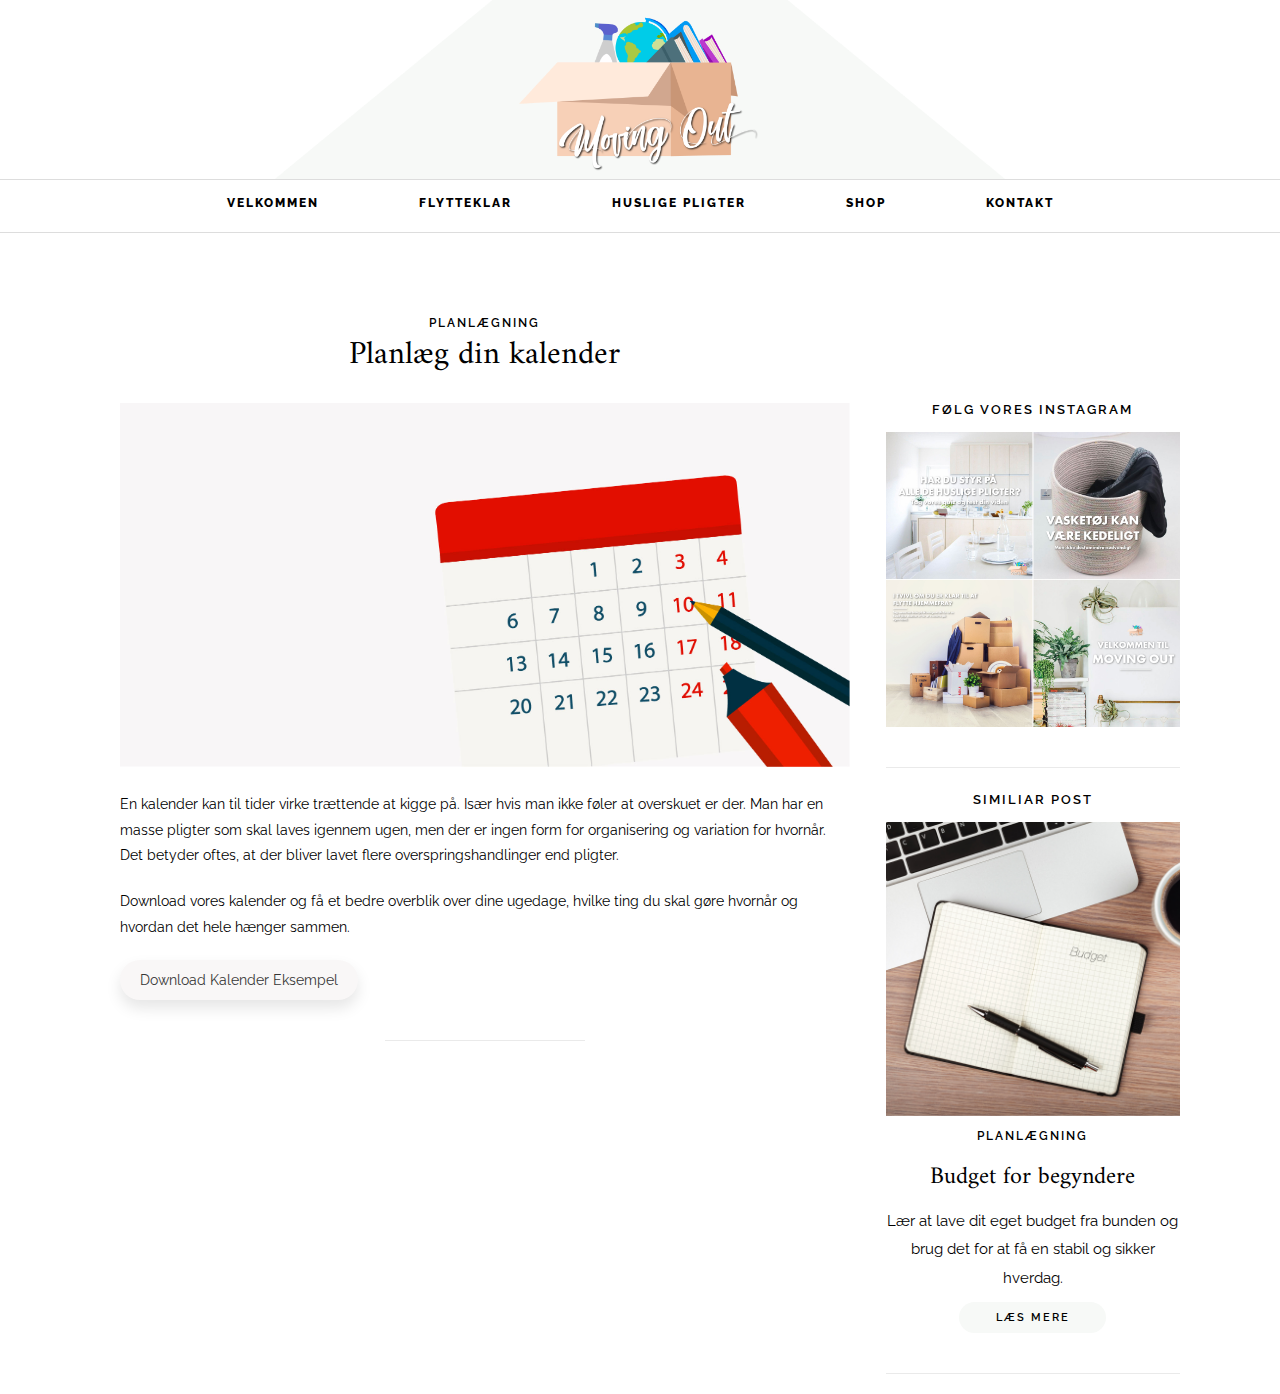
<file: Pages/kalender.html>
<!doctype html>
<html lang="da">
	
<head>
	<meta charset="UTF-8">
	<title>Kalender</title>

	<!-- Denne tekst vil blive vist under titlen i søgeresultaterne -->
	<meta name="Description" content="Vil du ha et overblik over hvordan en selvboende kalender skal se ud? Kom og då det hos MovingOut.">

	<!-- Bogmærker -->
	<link rel="shortcut icon" type="image/png" href="../Logo/shortcut-logo.png">
	<link rel="mask-icon" href="../Logo/shortcut-logo.png">

	<!-- Reference til eksternt sheet -->
	<link rel="stylesheet" href="../stylesheet.css">
	
	<!-- Reference til Responsive Design -->
	<meta name="viewport" content="width=device-width, initial-scale=1.0">

	<!-- Google Typeface -->
	<link href="https://fonts.googleapis.com/css?family=Source+Sans+Pro" rel="stylesheet">
	<link href="https://fonts.googleapis.com/css?family=Raleway" rel="stylesheet">
	<link href="https://fonts.googleapis.com/css?family=Amiri" rel="stylesheet">
</head>

<body>
	
	<!-- Logo Section -->
	
	<div class="top">   <img src="../Logo/logo2.png" alt="logo" class="logo">   </div>
	
	
	<!--Navbar Section -->
	
	<div id="navbar" class="navbar">
		<div class="container">
			<img src="../Icons/burger.png" alt="burger menu" class="burger-icon" id="burger-icon">
			
			<ul>
				<li> <a href="../index.html">VELKOMMEN</a></li>	
				<li> <a href="flytteklar.html">FLYTTEKLAR</a></li>
				<li> <a href="husligepligter.html" class="current-page">HUSLIGE PLIGTER</a></li>
				<li> <a href="shop.html">SHOP</a></li>
				<li> <a href="kontakt.html">KONTAKT</a></li>
			</ul>
		</div>
	</div>	
	
	<!-- Post Section + Widgets Sidebar -->
	
	<div class="post-container">
		<div class="post-content">
			<h4 class="post-tag">Planlægning</h4>
			<h1 class="post-title">Planlæg din kalender</h1>
			<img src="../Headers/post-kalender.jpg" alt="post-header" class="post-header">
			<div class="post-paragraph">En kalender kan til tider virke trættende at kigge på. Især hvis man ikke føler at overskuet er der. Man har en masse pligter som skal laves igennem ugen, men der er ingen form for organisering og variation for hvornår. Det betyder oftes, at der bliver lavet flere overspringshandlinger end pligter. </div>	
			<div class="post-paragraph">Download vores kalender og få et bedre overblik over dine ugedage, hvilke ting du skal gøre hvornår og hvordan det hele hænger sammen. </div>	
			<a href="../Documents/kalender-skabelon.pdf" target="_blank">   <div class="post-button">Download Kalender Eksempel</div>   </a>	
			<div class="vl-post"></div>		
		</div>	

		
		<!-- Widgets Aside Section-->

		<div class="widgets">
			<h4 class="widget-title">Følg vores Instagram</h4>	
			<img src="../Images/instagrampromotion.jpg" alt="instagram-promotion" class="instagram-promotion">	
			<div class="vl-widget"></div>		

			<h4 class="widget-title">SIMILIAR POST</h4>	
			<a href="budget.html" target="_blank"><img src="../Images/budget-img.png" alt="img" class="widget-img"></a>
			<h4 class="post-tag">Planlægning</h4>	
			<h3>Budget for begyndere</h3>	
			<p style="text-align: center;">Lær at lave dit eget budget fra bunden og brug det for at få en stabil og sikker hverdag.</p>	
			<a href="budget.html" target="_blank">   <div class="add-to-cart">LÆS MERE</div>   </a>	
			<div class="vl-widget"></div>		
		</div>
	</div> <!-- Post Container Slutter -->	
	
	<script src="../navbar.js"></script>
	
</body>
	
</html>
</file>
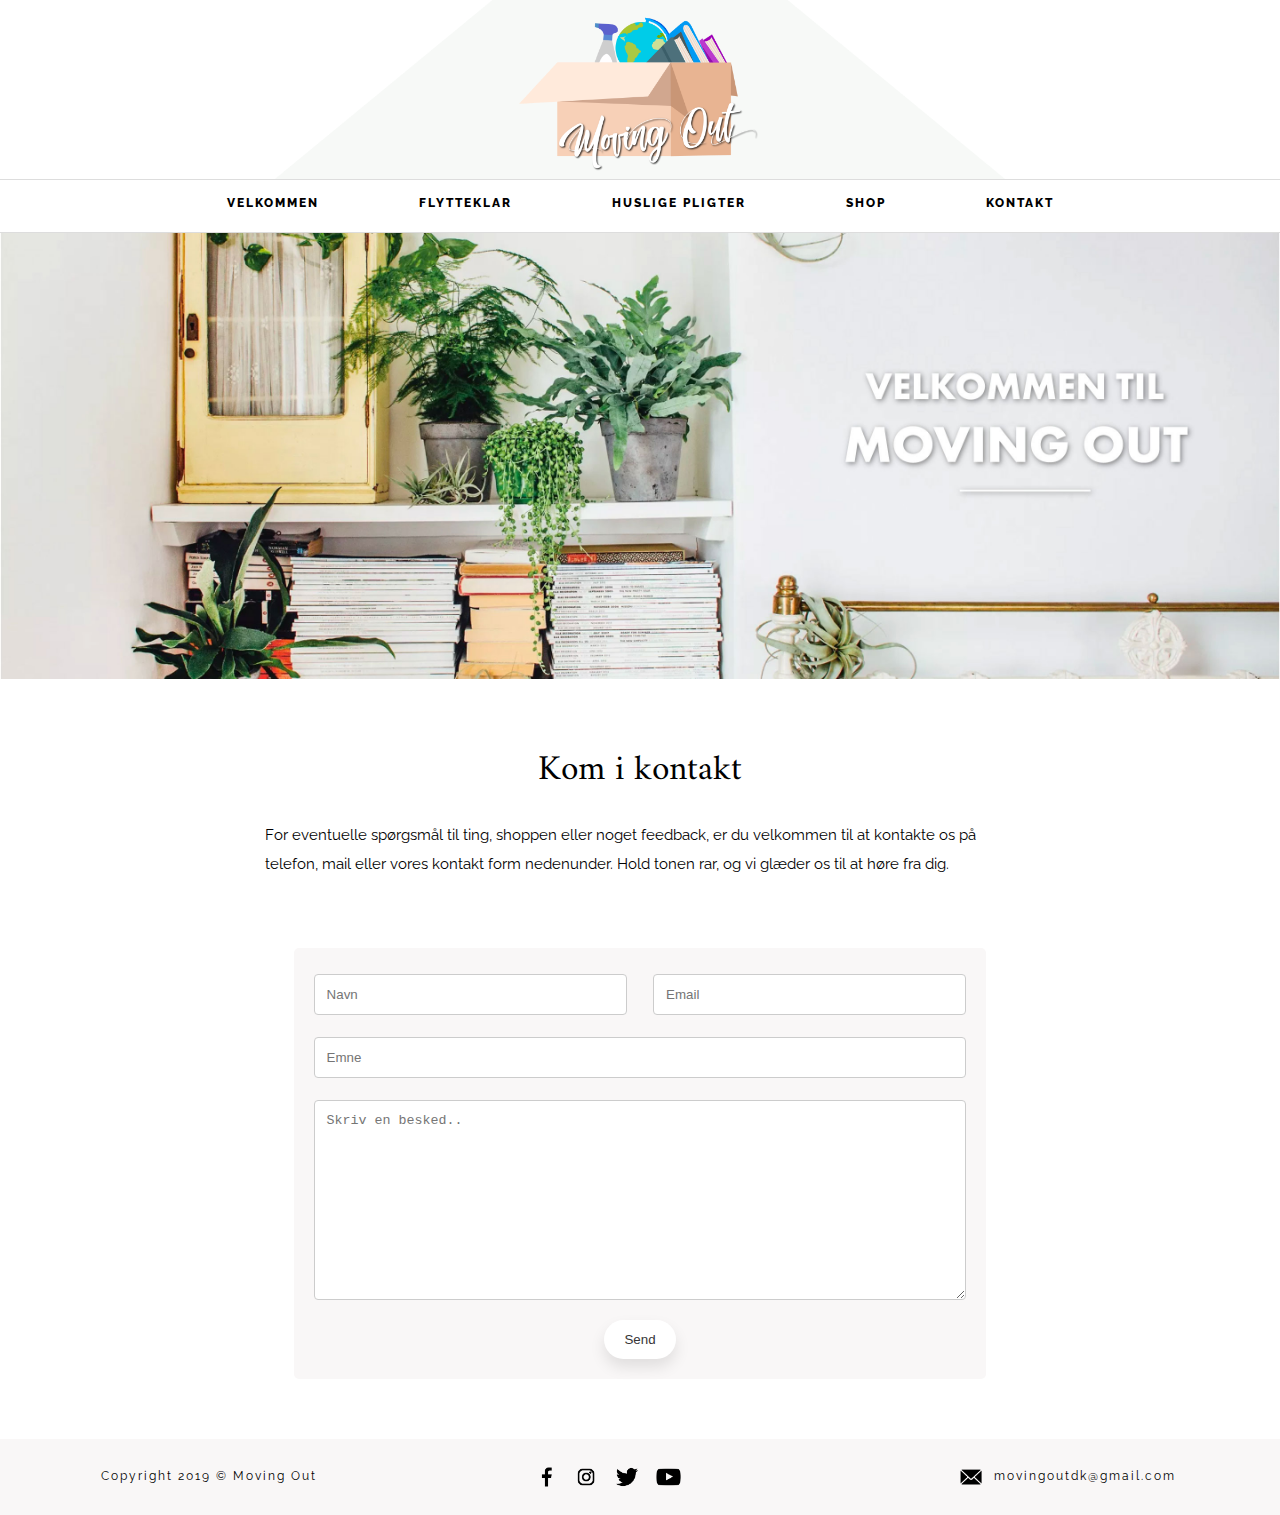
<file: Pages/kontakt.html>
<!doctype html>
<html lang="da">
	
<head>
	<meta charset="UTF-8">
	<title>Kontakt</title>

	<!-- Denne tekst vil blive vist under titlen i søgeresultaterne -->
	<meta name="Description" content="Kontak os gerne enten via vores kontakt formular eller ved at skrive til os på mail direkte.">

	<!-- Bogmærker -->
	<link rel="shortcut icon" type="image/png" href="../Logo/shortcut-logo.png">
	<link rel="mask-icon" href="../Logo/shortcut-logo.png">

	<!-- reference til eksternt sheet -->
	<link rel="stylesheet" href="../stylesheet.css">
	
	<!-- Reference til Responsive Design -->
	<meta name="viewport" content="width=device-width, initial-scale=1.0">

	<!-- Google Typeface -->
	<link href="https://fonts.googleapis.com/css?family=Source+Sans+Pro" rel="stylesheet">
	<link href="https://fonts.googleapis.com/css?family=Raleway" rel="stylesheet">
	<link href="https://fonts.googleapis.com/css?family=Amiri" rel="stylesheet">
</head>

<body>
	
	<!-- Logo Section -->
	
	<div class="top">   <img src="../Logo/logo2.png" alt="logo" class="logo">   </div>
	
	
	<!--Navbar Section -->
	
	<div id="navbar" class="navbar">
		<div class="container">
			<img src="../Icons/burger.png" alt="burger menu" class="burger-icon" id="burger-icon">
			
			<ul>
				<li> <a href="../index.html">VELKOMMEN</a></li>	
				<li> <a href="flytteklar.html">FLYTTEKLAR</a></li>
				<li> <a href="husligepligter.html">HUSLIGE PLIGTER</a></li>
				<li> <a href="shop.html">SHOP</a></li>
				<li> <a href="kontakt.html" class="current-page">KONTAKT</a></li>
			</ul>
		</div>
	</div>	
	
	<!-- Header Section -->
	
	<img src="../Headers/slideshow-img.jpg" alt="slideshow" class="header" style="100%">
	
	<!-- Introduction Section -->
	
	<div class="introduction">
		<h1>Kom i kontakt</h1>
		<div class="introduction-content">	
			<p>For eventuelle spørgsmål til ting, shoppen eller noget feedback, er du velkommen til at kontakte os på telefon, mail eller vores kontakt form nedenunder. Hold tonen rar, og vi glæder os til at høre fra dig.</p>
		</div>	
	</div>	
	
	
	<!-- Kontakt Sektion -->
	
	<div class="kontakt">
		<div class="kontakt-form">
			<div class="between">
				<input type="text" id="fname" name="firstname" placeholder="Navn" class="halv">
				<input type="text" id="email" name="email" placeholder="Email" class="halv">
			</div>

			<input type="text" id="subject" name="subject" placeholder="Emne"><br>

			<textarea id="message" name="message" placeholder="Skriv en besked.." style="height:200px"></textarea><br>

			<div class="send-button">
				<input type="submit" id="submit" value="Send">
			</div>
		</div>
	</div>	
	
	
	<!-- Footer Sektion -->
	
	<footer>
		<div class="footer-content">
			<div class="footer-grid-row">	
				<div class="footer-text1" style="vertical-align:middle">Copyright 2019 © Moving Out</div>	
					<div class="footer-text">
						<a href="https://www.facebook.com/movingoutdenmark/" target="_blank"><img src="../Icons/facebook.png" alt="facebook" class="footer-icon" style="vertical-align:middle"></a>	

						<a href="https://www.instagram.com/movingout.dk/" target="_blank"><img src="../Icons/instagram.png" alt="instagram" class="footer-icon" style="vertical-align:middle"></a>	

						<a href="https://twitter.com/MovingoutD?lang=en" target="_blank"><img src="../Icons/twitter.png" alt="twitter" class="footer-icon" style="vertical-align:middle"></a>	

						<a href="https://www.youtube.com/channel/UCpfPwvBDKsri5PzvbiQa6fA?view_as=subscriber" target="_blank"><img src="../Icons/youtube.png" alt="youtube" class="footer-icon" style="vertical-align:middle"></a>		
					</div>

				<div class="footer-text">
					<img src="../Icons/mail.png" alt="email" class="footer-icon" style="vertical-align:middle"> 
					movingoutdk@gmail.com
				</div>
			</div>
		</div>
	</footer>

	
	<script src="../navbar.js"></script>
	<script src="kontakt.js"></script>
	
</body>
	
</html>
</file>
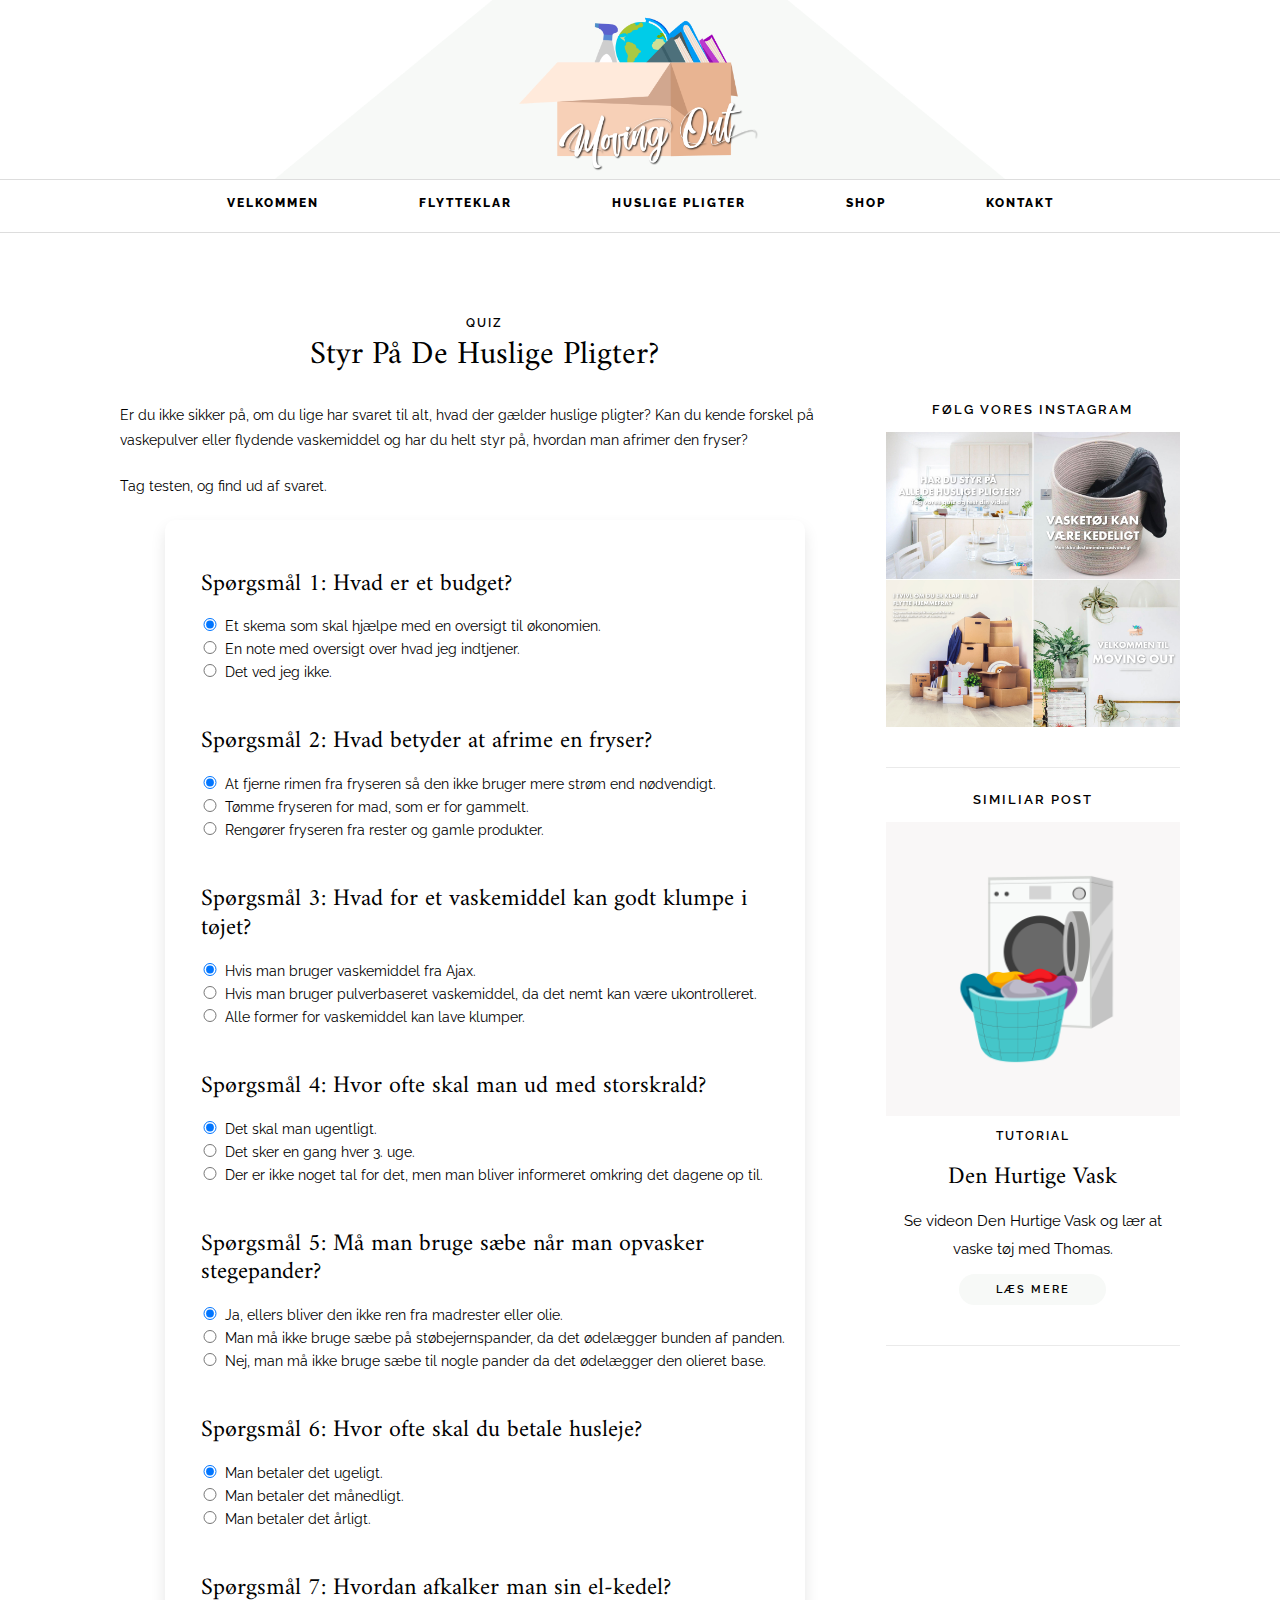
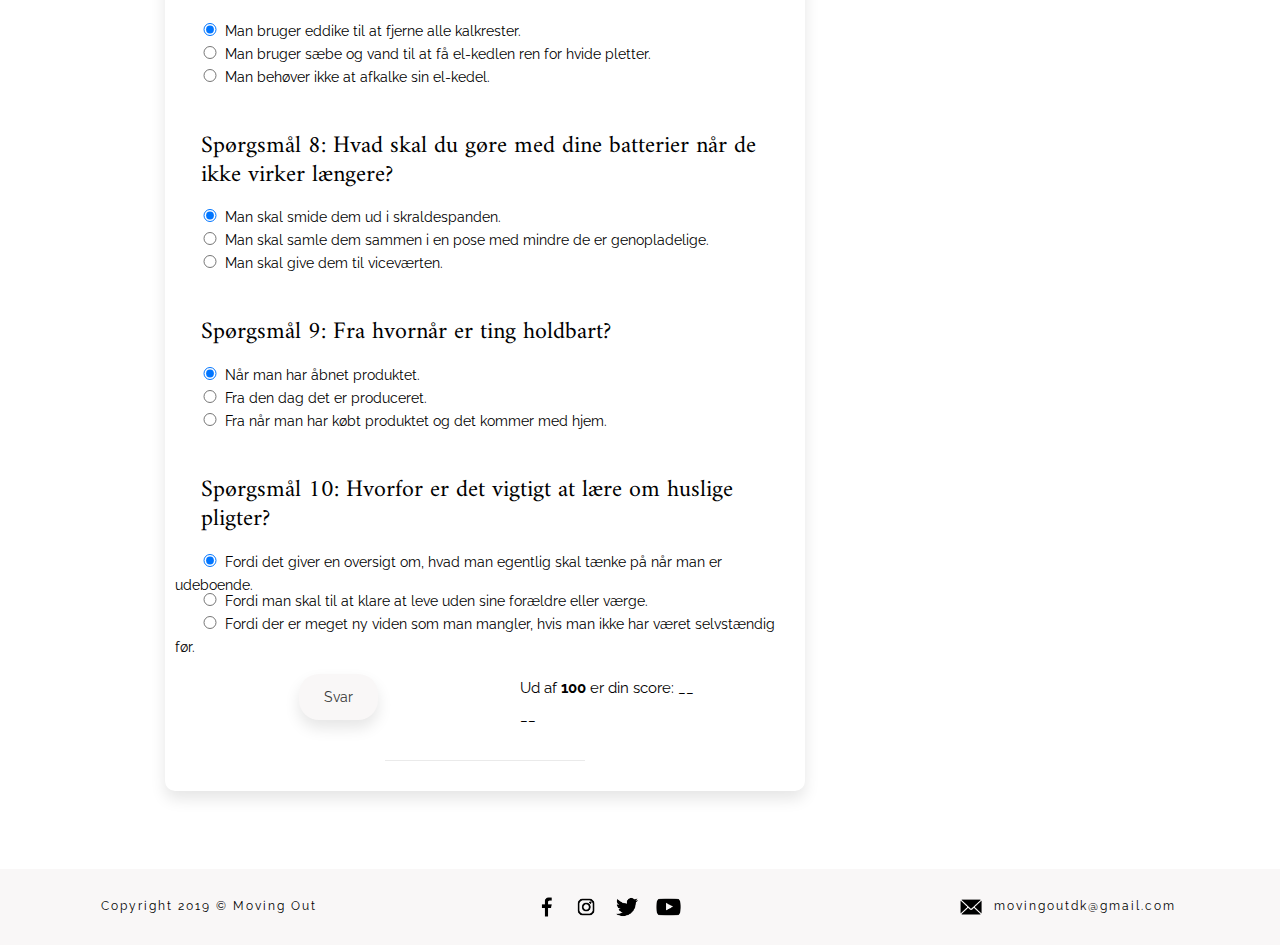
<file: Pages/quiz.html>
<!doctype html>
<html lang="da">
	
<head>
	<meta charset="UTF-8">
	<title>Quiz</title>

	<!-- Denne tekst vil blive vist under titlen i søgeresultaterne -->
	<meta name="Description" content="Er du klar til at flyttet ud? Tag testen på MovingOut.">
	
	<!-- Bogmærker -->
	<link rel="shortcut icon" type="image/png" href="../Logo/shortcut-logo.png">
	<link rel="mask-icon" href="../Logo/shortcut-logo.png">

	<!-- Reference til eksternt sheet -->
	<link rel="stylesheet" href="../stylesheet.css">

	<!-- Reference til Responsive Design -->
	<meta name="viewport" content="width=device-width, initial-scale=1.0">	

	<!-- Google Typeface -->
	<link href="https://fonts.googleapis.com/css?family=Source+Sans+Pro" rel="stylesheet">
	<link href="https://fonts.googleapis.com/css?family=Raleway" rel="stylesheet">
	<link href="https://fonts.googleapis.com/css?family=Amiri" rel="stylesheet">
</head>

<body>
	
	<!-- Logo Section -->
	
	<div class="top">   <img src="../Logo/logo2.png" alt="logo" class="logo">   </div>
	
	
	<!--Navbar Section -->
	
	<div id="navbar" class="navbar">
		<div class="container">
			<img src="../Icons/burger.png" alt="burger menu" class="burger-icon" id="burger-icon">
			
			<ul>
				<li> <a href="../index.html">VELKOMMEN</a></li>	
				<li> <a href="flytteklar.html" class="current-page">FLYTTEKLAR</a></li>
				<li> <a href="husligepligter.html">HUSLIGE PLIGTER</a></li>
				<li> <a href="shop.html">SHOP</a></li>
				<li> <a href="kontakt.html">KONTAKT</a></li>
			</ul>
		</div>
	</div>	
	
	<!-- Post Section + Widgets Sidebar -->
	
	<div class="post-container">
		<div class="post-content">
			<h4 class="post-tag">QUIZ</h4>

			<h1 class="post-title">Styr På De Huslige Pligter?</h1>

			<div class="post-paragraph">Er du ikke sikker på, om du lige har svaret til alt, hvad der gælder huslige pligter? Kan du kende forskel på vaskepulver eller flydende vaskemiddel og har du helt styr på, hvordan man afrimer den fryser? </div>	

			<div class="post-paragraph">Tag testen, og find ud af svaret.</div>	

			<div id="main"><!-- open main div -->
				<!-- vi laver først en form at putte quizen i-->
				<form id="form1">
					<h3 class="quiz-h2">Spørgsmål 1: Hvad er et budget?</h3>
					<!--vi tilføjer labels til inputs for også at gøre teksten ved siden af clickable-->
					<!--Det første input i hvert spørgsmål er sat som checked for undgå en byg som sker hvis man klikker submit uden at alle spørgsmål er checked-->
					<label for="q1a"><input class="quiz-input" type="radio" checked="checked" name="question1" value="10" id="q1a" />Et skema som skal hjælpe med en oversigt til økonomien. </label>
					<label for="q1b"><input class="quiz-input" type="radio" name="question1" value="0" id="q1b" />En note med oversigt over hvad jeg indtjener.</label>
					<label for="q1c"><input class="quiz-input" type="radio" name="question1" value="0" id="q1c" />Det ved jeg ikke.</label>

					<h3 class="quiz-h2">Spørgsmål 2: Hvad betyder at afrime en fryser?</h3>
					<label for="q2a"><input class="quiz-input" type="radio" checked="checked" name="question2" value="10" id="q2a"/>At fjerne rimen fra fryseren så den ikke bruger mere strøm end nødvendigt.</label>
					<label for="q2b"><input class="quiz-input" type="radio" name="question2" value="0" id="q2b"/>Tømme fryseren for mad, som er for gammelt.</label>
					<label for="q2c"><input class="quiz-input" type="radio" name="question2" value="0" id="q2c"/>Rengører fryseren fra rester og gamle produkter.</label>

					<h3 class="quiz-h2">Spørgsmål 3: Hvad for et vaskemiddel kan godt klumpe i tøjet? </h3>
					<label for="q3a"><input class="quiz-input" type="radio" checked="checked" name="question3" value="0" id="q3a" />Hvis man bruger vaskemiddel fra Ajax.</label>
					<label for="q3b"><input class="quiz-input" type="radio" name="question3" value="10" id="q3b" />Hvis man bruger pulverbaseret vaskemiddel, da det nemt kan være ukontrolleret.</label>
					<label for="q3c"><input class="quiz-input" type="radio" name="question3" value="0" id="q3c" />Alle former for vaskemiddel kan lave klumper.</label>

					<h3 class="quiz-h2">Spørgsmål 4: Hvor ofte skal man ud med storskrald? </h3>
					<label for="q4a"><input class="quiz-input" type="radio" checked="checked" name="question4" value="0" id="q4a" />Det skal man ugentligt.</label>
					<label for="q4b"><input class="quiz-input" type="radio" name="question4" value="0" id="q4b" />Det sker en gang hver 3. uge.</label>
					<label for="q4c"><input class="quiz-input" type="radio" name="question4" value="10" id="q4c" />Der er ikke noget tal for det, men man bliver informeret omkring det dagene op til.</label>

					<h3 class="quiz-h2">Spørgsmål 5: Må man bruge sæbe når man opvasker stegepander? </h3>
					<label for="q5a"><input class="quiz-input" type="radio" checked="checked" name="question5" value="0" id="q5a" />Ja, ellers bliver den ikke ren fra madrester eller olie.</label>
					<label for="q5b"><input class="quiz-input" type="radio" name="question5" value="10" id="q5b" />Man må ikke bruge sæbe på støbejernspander, da det ødelægger bunden af panden.</label>
					<label for="q5c"><input class="quiz-input" type="radio" name="question5" value="0" id="q5c" />Nej, man må ikke bruge sæbe til nogle pander da det ødelægger den olieret base.</label>

					<h3 class="quiz-h2">Spørgsmål 6: Hvor ofte skal du betale husleje? </h3>
					<label for="q6a"><input class="quiz-input" type="radio" checked="checked" name="question6" value="0" id="q6a" />Man betaler det ugeligt.</label>
					<label for="q6b"><input class="quiz-input" type="radio" name="question6" value="10" id="q6b" />Man betaler det månedligt.</label>
					<label for="q6c"><input class="quiz-input" type="radio" name="question6" value="0" id="q6c" />Man betaler det årligt.</label>

					<h3 class="quiz-h2">Spørgsmål 7: Hvordan afkalker man sin el-kedel? </h3>
					<label for="q7a"><input class="quiz-input" type="radio" checked="checked" name="question7" value="10" id="q7a" />Man bruger eddike til at fjerne alle kalkrester.</label>
					<label for="q7b"><input class="quiz-input" type="radio" name="question7" value="0" id="q7b" />Man bruger sæbe og vand til at få el-kedlen ren for hvide pletter.</label>
					<label for="q7c"><input class="quiz-input" type="radio" name="question7" value="0" id="q7c" />Man behøver ikke at afkalke sin el-kedel.</label>

					<h3 class="quiz-h2">Spørgsmål 8: Hvad skal du gøre med dine batterier når de ikke virker længere?</h3>
					<label for="q8a"><input class="quiz-input" type="radio" checked="checked" name="question8" value="0" id="q8a" />Man skal smide dem ud i skraldespanden.</label>
					<label for="q8b"><input class="quiz-input" type="radio" name="question8" value="10" id="q8b" />Man skal samle dem sammen i en pose med mindre de er genopladelige.</label>
					<label for="q8c"><input class="quiz-input" type="radio" name="question8" value="0" id="q8c" />Man skal give dem til viceværten.</label>

					<h3 class="quiz-h2">Spørgsmål 9: Fra hvornår er ting holdbart?  </h3>
					<label for="q9a"><input class="quiz-input" type="radio" checked="checked" name="question9" value="10" id="q9a" />Når man har åbnet produktet.</label>
					<label for="q9b"><input class="quiz-input" type="radio" name="question9" value="0" id="q9b" />Fra den dag det er produceret.</label>
					<label for="q9c"><input class="quiz-input" type="radio" name="question9" value="0" id="q9c" />Fra når man har købt produktet og det kommer med hjem.</label>

					<h3 class="quiz-h2">Spørgsmål 10: Hvorfor er det vigtigt at lære om huslige pligter?  </h3>
					<label for="q10a"><input class="quiz-input" type="radio" checked="checked" name="question10" value="10" id="q10a" />Fordi det giver en oversigt om, hvad man egentlig skal tænke på når man er udeboende.</label>
					<label for="q10b"><input class="quiz-input" type="radio" name="question10" value="10" id="q10b" />Fordi man skal til at klare at leve uden sine forældre eller værge.</label>
					<label for="q10c"><input class="quiz-input" type="radio" name="question10" value="10" id="q10c" />Fordi der er meget ny viden som man mangler, hvis man ikke har været selvstændig før.</label>

					<br>
					<div class="quiz-bund">
						<button class="post-button quiz-button" type="submit" value="Submit">Svar</button>

						<div>
							<p>Ud af <b>100</b> er din score: <span id="grade">__</span></p>
							<p id="grade2">__</p>
						</div>
					</div>
				</form>	

			<div class="vl-post"></div>			

			</div>

		</div>	

		<!-- Widgets Aside Section-->

		<div class="widgets">
			<h4 class="widget-title">Følg vores Instagram</h4>	
			<a href="https://www.instagram.com/movingout.dk/" target="_blank"><img src="../Images/instagrampromotion.jpg" alt="instagram-promotion" class="instagram-promotion"></a>	
			<div class="vl-widget"></div>		

			<h4 class="widget-title">SIMILIAR POST</h4>	
			<a href="denhurtigevask.html" target="_blank">   <img src="../Images/washingmachine.png" alt="img" class="widget-img">   </a>
			<h4 class="post-tag">Tutorial</h4>	
			<h3>Den Hurtige Vask</h3>	
			<p style="text-align: center;">Se videon Den Hurtige Vask og lær at vaske tøj med Thomas.</p>	
			<a href="denhurtigevask.html" target="_blank">   <div class="add-to-cart">LÆS MERE</div>   </a>	
			<div class="vl-widget"></div>		
		</div>
	</div> 
	
	<!--  -->
	<div class="clear"><br></div>
	
	<footer>
		<div class="footer-content">
			<div class="footer-grid-row">	
				<div class="footer-text1" style="vertical-align:middle">Copyright 2019 © Moving Out</div>	
					<div class="footer-text">
						<a href="https://www.facebook.com/movingoutdenmark/" target="_blank"><img src="../Icons/facebook.png" alt="facebook" class="footer-icon" style="vertical-align:middle"></a>	

						<a href="https://www.instagram.com/movingout.dk/" target="_blank"><img src="../Icons/instagram.png" alt="instagram" class="footer-icon" style="vertical-align:middle"></a>	

						<a href="https://twitter.com/MovingoutD?lang=en" target="_blank"><img src="../Icons/twitter.png" alt="twitter" class="footer-icon" style="vertical-align:middle"></a>	

						<a href="https://www.youtube.com/channel/UCpfPwvBDKsri5PzvbiQa6fA?view_as=subscriber" target="_blank"><img src="../Icons/youtube.png" alt="youtube" class="footer-icon" style="vertical-align:middle"></a>		
					</div>

				<div class="footer-text">
					<a href="kontakt.html">
						<img src="../Icons/mail.png" alt="email" class="footer-icon" style="vertical-align:middle"> 
					</a>
					movingoutdk@gmail.com
				</div>
			</div>
		</div>
	</footer>	
	
	<script src="../navbar.js"></script>
	<script src="quiz.js"></script>
	
</body>
	
</html>
</file>
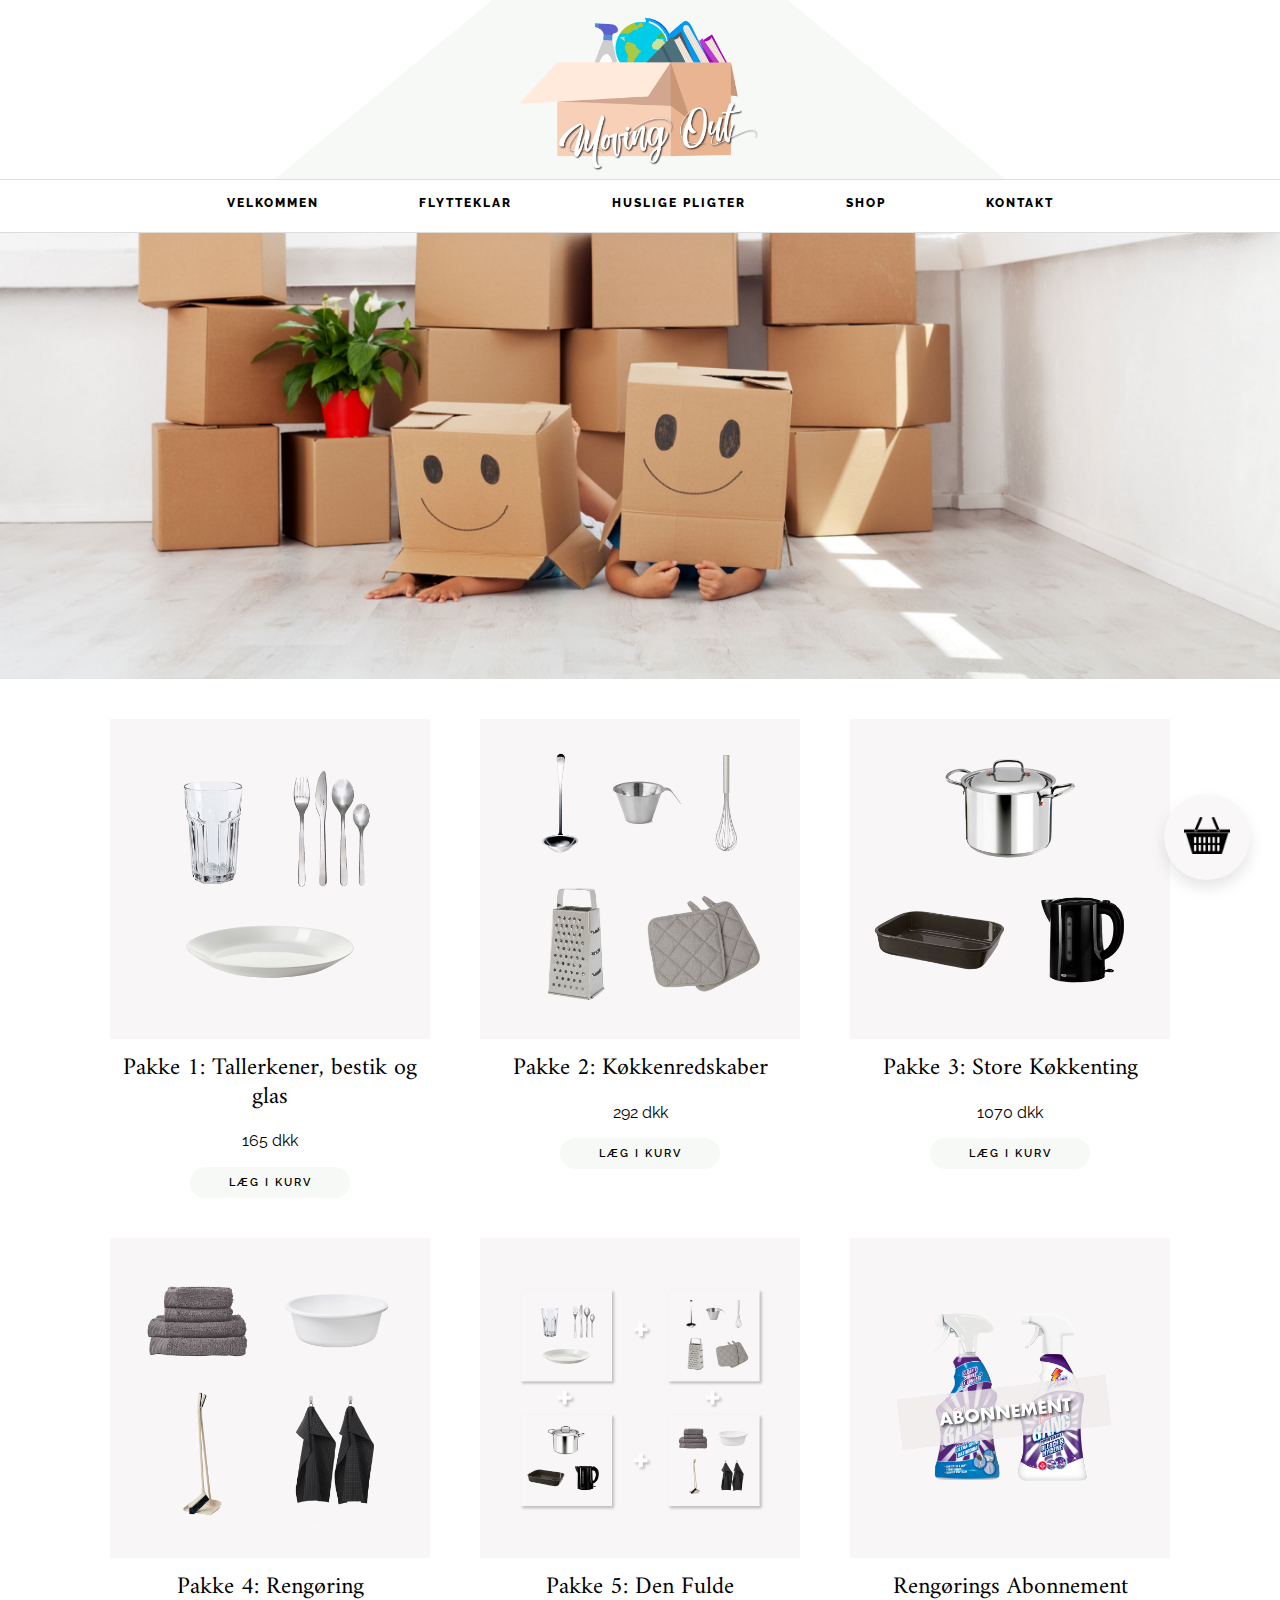
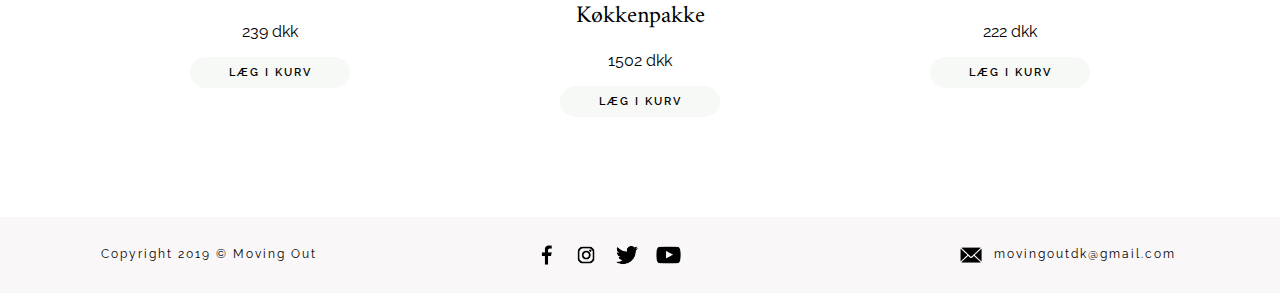
<file: Pages/shop.html>
<!doctype html>
<html lang="da">
	
<head>
	<meta charset="UTF-8">
	<title>Shop</title>

	<!-- Denne tekst vil blive vist under titlen i søgeresultaterne -->
	<meta name="Description" content="Er du ved at flytte ud og har brug for mange/ALLE køkkenredskaber? Kom og køb dem hos MovingOut og få op til 35% rabat!">

	<link rel="shortcut icon" type="image/png" href="../Logo/shortcut-logo.png">
	<link rel="mask-icon" href="../Logo/shortcut-logo.png">

	<!-- reference til eksternt sheet -->
	<link rel="stylesheet" href="../stylesheet.css">
	
	<!-- Reference til Responsive Design -->
	<meta name="viewport" content="width=device-width, initial-scale=1.0">

	<!-- Google Typeface -->
	<link href="https://fonts.googleapis.com/css?family=Source+Sans+Pro" rel="stylesheet">
	<link href="https://fonts.googleapis.com/css?family=Raleway" rel="stylesheet">
	<link href="https://fonts.googleapis.com/css?family=Amiri" rel="stylesheet">
</head>

<body>
	
	<!-- Logo Section -->
	
	<div class="top">   <img src="../Logo/logo2.png" alt="logo" class="logo">   </div>
	
	
	<!--Navbar Section -->
	
	<div id="navbar" class="navbar">
		<div class="container">
			<img src="../Icons/burger.png" alt="burger menu" class="burger-icon" id="burger-icon">
			
			<ul>
				<li> <a href="../index.html">VELKOMMEN</a></li>	
				<li> <a href="flytteklar.html">FLYTTEKLAR</a></li>
				<li> <a href="husligepligter.html">HUSLIGE PLIGTER</a></li>
				<li> <a href="shop.html" class="current-page">SHOP</a></li>
				<li> <a href="kontakt.html">KONTAKT</a></li>
			</ul>
		</div>
	</div>		
	
	<!-- Header Section -->
	
	<img src="../Headers/header-shop.jpg" alt="slideshow" class="header" style="100%">
	
	<!-- Shop Section -->
	
	<!-- Shop Section -->
	<div class="shop-grid">
		<div class="grid-row">
			<div class="shop-img">
				<div id="myBtn1" style="cursor: pointer">
					<div class="shadow-box">	
						<img src="../Images/pakke1-img.jpg" alt="shop-img"> 
					</div>
					<h3>Pakke 1: Tallerkener, bestik og glas</h3>	
					<span class="price-amount">165 dkk</span>
				</div>	
				<div id="item1" class="add-to-cart">LÆG I KURV</div>	
			</div>

			<div class="shop-img">
				<div id="myBtn2" style="cursor: pointer">
					<div class="shadow-box">	
						<img src="../Images/pakke2-img.jpg" alt="shop-img">
					</div>	
					<h3>Pakke 2: Køkkenredskaber</h3>	
					<span class="price-amount">292 dkk</span>
				</div>
				<div id="item2" class="add-to-cart">LÆG I KURV</div>
			</div>

			<div class="shop-img">	
				<div id="myBtn3" style="cursor: pointer">
					<div class="shadow-box">
						<img src="../Images/pakke4-img.jpg" alt="shop-img">
					</div>
					<h3>Pakke 3: Store Køkkenting</h3>	
					<span class="price-amount">1070 dkk</span>
				</div>
				<div id="item3" class="add-to-cart">LÆG I KURV</div>	
			</div>
		</div>

		<div class="grid-row">
			<div class="shop-img">	
				<div id="myBtn4" style="cursor: pointer">
					<div class="shadow-box">
						<img src="../Images/pakke5-img.jpg" alt="shop-img">
					</div>
					<h3>Pakke 4: Rengøring</h3>	
					<span class="price-amount">239 dkk</span>
				</div>
				<div id="item4" class="add-to-cart">LÆG I KURV</div>	
			</div>

			<div class="shop-img">	
				<div id="myBtn5" style="cursor: pointer">
					<div class="shadow-box">
						<img src="../Images/pakke3-img.jpg" alt="shop-img">
					</div>
					<h3>Pakke 5: Den Fulde Køkkenpakke</h3>	
					<span class="price-amount">1502 dkk</span>
				</div>
				<div id="item5" class="add-to-cart">LÆG I KURV</div>	
			</div>

			<div class="shop-img">	
				<div id="myBtn6" style="cursor: pointer">
					<div class="shadow-box">
						<img src="../Images/pakke6-img.jpg" alt="shop-img">
					</div>
					<h3>Rengørings Abonnement</h3>	
					<span class="price-amount">222 dkk</span>
				</div>
				<div id="item6" class="add-to-cart">LÆG I KURV</div>	
			</div>
		</div>
	</div>	
		
	
	<!-- -Vare1 Modal1- -->
	<div id="myModal1" class="modal">

		<!-- Modal content -->
		<div class="modal-content">
			<span class="close">&times;</span>

			<!-- Product Section -->	
			<div class="product-container">
				<img src="../Images/pakke1-img.jpg" alt="shop-img" class="shop-img-large" style="100%">
				<div class="product-text">
					<h1 style="text-align: left">Pakke 1: Tallerkener, Bestik &amp; Glas</h1>	
					<span class="price-amount" style="text-align: left">165 dkk</span>
					<p>I samarbejde med IKEA, tilbyder vi vores flyttepakker. Hver pakke indeholder husholdningsgentande fra køkkenet, som skal gavne din hverdag. Desuden tilbyder vi 35%, hvis du køber igennem vores shop. </p> 
				</div>	
			</div>

			<!-- Product Description -->
			<div class="vl"></div>	
			<div class="product-description">
				<h2>Produkt Beskrivelse</h2>
				<p>
					4 tallerkner, 2 dybe tallerkner, 1 lille skål, 1 stor skål <br>
					2 kopper, 4 glas, 2 vinglas <br>
					4 knive, 4 gafler, 2 spiseskeer, 2 teskeer
				</p> 
			</div>
		</div>
	</div>
	
	<!-- Vare1 Modal2 -->
	<div id="myModal2" class="modal">

		<!-- Modal content -->
		<div class="modal-content">
			<span class="close">&times;</span>

			<!-- Product Section -->	
			<div class="product-container">
				<img src="../Images/pakke2-img.jpg" alt="shop-img" class="shop-img-large" style="100%">
				<div class="product-text">
					<h1 style="text-align: left">Pakke 2: Køkkenredskaber</h1>	
					<span class="price-amount" style="text-align: left">292 dkk</span>
					<p>I samarbejde med IKEA, tilbyder vi vores flyttepakker. Hver pakke indeholder husholdningsgentande fra køkkenet, som skal gavne din hverdag. Desuden tilbyder vi 35%, hvis du køber igennem vores shop. </p> 
				</div>	
			</div>

			<!-- Product Description -->
			<div class="vl"></div>	
			<div class="product-description">
				<h2>Produkt Beskrivelse</h2>
				<p>
					1 par grydelapper <br>
					1 grydeske, 1 pastaske, 1 suppeske, 1 spatel <br>
					1 rivejern, 1 køkkensaks, 1 piskeris, 1 dåseåbner <br>
					1 køkkenkniv, 1 urtekniv, 1 brødkniv, 1 skærebræt <br>
					1 decilitermål, 1 litermål, 
				</p> 
			</div>
		</div>
	</div>
	
	<!-- Vare1 Modal3 -->
	<div id="myModal3" class="modal">

		<!-- Modal content -->
		<div class="modal-content">
			<span class="close">&times;</span>

			<!-- Product Section -->	
			<div class="product-container">
				<img src="../Images/pakke4-img.jpg" alt="shop-img" class="shop-img-large" style="100%">
				<div class="product-text">
					<h1 style="text-align: left">Pakke 3: Store Køkkenting</h1>	
					<span class="price-amount" style="text-align: left">1070 dkk</span>
					<p>I samarbejde med IKEA, tilbyder vi vores flyttepakker. Hver pakke indeholder husholdningsgentande fra køkkenet, som skal gavne din hverdag. Desuden tilbyder vi 35%, hvis du køber igennem vores shop. </p> 
				</div>	
			</div>

			<!-- Product Description -->
			<div class="vl"></div>	
			<div class="product-description">
				<h2>Produkt Beskrivelse</h2>
				<p>
					1 stor gryde, 1 lille gryde, 1 pande, 1 ovnfast fad <br>
					1 toaster, 1 elkedel, 1 vægt
				</p> 
			</div>
		</div>
	</div>
	
	<!-- Vare1 Modal4 -->
	<div id="myModal4" class="modal">

		<!-- Modal content -->
		<div class="modal-content">
			<span class="close">&times;</span>

			<!-- Product Section -->	
			<div class="product-container">
				<img src="../Images/pakke5-img.jpg" alt="shop-img" class="shop-img-large" style="100%">
				<div class="product-text">
					<h1 style="text-align: left">Pakke 4: Rengøring</h1>	
					<span class="price-amount" style="text-align: left">239 kr</span>
					<p>I samarbejde med IKEA, tilbyder vi vores flyttepakker. Hver pakke indeholder husholdningsgentande fra køkkenet, som skal gavne din hverdag. Desuden tilbyder vi 35%, hvis du køber igennem vores shop. </p> 
				</div>	
			</div>

			<!-- Product Description -->
			<div class="vl"></div>	
			<div class="product-description">
				<h2>Produkt Beskrivelse</h2>
				<p>
					1 pakke klude (4 stk), 1 pakke viskestykker (4 stk) <br>
					1 opvaskebørste <br>
					1 spand, 1 sæt kost og fejebakke <br>
					2 håndklæder, 1 gulvmoppe

				</p> 
			</div>
		</div>
	</div>
	
	<!-- Vare1 Modal5 -->
	<div id="myModal5" class="modal">

		<!-- Modal content -->
		<div class="modal-content">
			<span class="close">&times;</span>

			<!-- Product Section -->	
			<div class="product-container">
				<img src="../Images/pakke3-img.jpg" alt="shop-img" class="shop-img-large" style="100%">
				<div class="product-text">
					<h1 style="text-align: left">Rengørings Abonnement</h1>	
					<span class="price-amount" style="text-align: left">1502 dkk</span>
					<p>I samarbejde med IKEA, tilbyder vi vores flyttepakker. Hver pakke indeholder husholdningsgentande fra køkkenet, som skal gavne din hverdag. Desuden tilbyder vi 35%, hvis du køber igennem vores shop. </p> 
				</div>	
			</div>

			<!-- Product Description -->
			<div class="vl"></div>	
			<div class="product-description">
				<h2>Produkt Beskrivelse</h2>
				<div class="around">
					<p>
						4 tallerkner, 2 dybe tallerkner, 1 lille skål, 1 stor skål <br>
						2 kopper, 4 glas <br> 
						4 knive, 4 gafler, 2 spiseskeer, 2 teskeer <br>
						1 par grydelapper <br>
						1 grydeske, 1 pastaske, 1 suppeske, 1 spatel, 1 stegepincet <br>
					</p> 
					<p>
						1 rivejern, 1 køkkensaks, 1 piskeris, 1 dåseåbner, 1 gulerodsskræller <br> 
						1 køkkenkniv, 1 urtekniv, 1 brødkniv, 1 skærebræt <br>
						1 decilitermål/litermål, 1 sæt salt og peber kværn <br>
						1 stor gryde, 1 lille gryde, 1 pande, 1 ovnfast fad <br>
						1 toaster, 1 mikrobølgeovn, 1 elkedel, 1 vægt <br>
					</p>
				</div>
			</div>
		</div>
	</div>
		
	<!-- Vare1 Modal6 -->
	<div id="myModal6" class="modal">

		<!-- Modal content -->
		<div class="modal-content">
			<span class="close">&times;</span>

			<!-- Product Section -->	
			<div class="product-container">
				<img src="../Images/pakke6-img.jpg" alt="shop-img" class="shop-img-large" style="100%">
				<div class="product-text">
					<h1 style="text-align: left">Rengørings Abonnement</h1>	
					<span class="price-amount" style="text-align: left">222 dkk hver 3. måned</span>
					<p>Vi tilbyder en Rengørings Abonnement som der ved hver 3. måned sender dig en pakke med diverse brugbare rengøringsmiddler. Dette sikre at du aldrig løber tør, samt springer over indkøbet af det. 35% rabbat i abonnementet! </p> 
				</div>	
			</div>

			<!-- Product Description -->
			<div class="vl"></div>	
			<div class="product-description">
				<h2>Produkt Beskrivelse</h2>
				<p>
					Opvaskemiddel, kalkfjerner, afkalker, brun sæbe <br>
					toiletrens, skuremiddel, glas rens <br>
					afløbsrens, ovenrens, opvaskesalt, afspændingsmiddel
				</p> 
			</div>
		</div>
	</div>
	
	<!-- Kurv knap -->
	<div id="kurv"><img src="../Icons/kurv.png" alt="Kurv ikon" class="kurv-billede"></div>
	
	<!-- Kurv modal -->
	<div id="kurvModal" class="modal">
		<!-- Modal content -->
		<div class="kurv-modal-content">
			<!-- Lukke knap -->
			<span class="close">&times;</span>
			<!-- Kurv Section -->	
			<h3>Dine varer</h3> <br>
			<div id="kurv-liste">
				<!-- Vare sektionen som bliver opdateret af læg i kurv -->
				<div class="kurv-liste1" id="vare"> <h4 class="left-text">Vare</h4> <br> </div> 
				<div class="kurv-liste2" id="pris"> <h4 class="left-text">Pris</h4> <br> </div>
				<div class="kurv-liste3" id="stk"> <h4 class="left-text">Stk</h4> <br> </div>
			</div>
			<br>
			<h4 id="total-pris">Total price: </h4> <br>
			
			<!-- Åbne betalings modal og tømme kurven for vare -->
			<div class="kurv-knappe-div">
				<button id="betalling" class="kurv-knap">Gå til Betaling</button>
				<button id="tom-kurv" class="kurv-knap">Tøm Kurven</button>
			</div>
		</div>
	</div>
	
	<!-- Betaling Section -->
	<div id="betalModal" class="modal">
		<div class="betal-modal-content">
			<span class="close">&times;</span>
			<div>
				<h2>Betaling</h2>
				<h3 class="left-text">Dit fulde navn</h3>
				<input type="text" class="full-width">
				<h3 class="left-text">Din adresse</h3>
				<input type="text" class="full-width">
				<h3 class="left-text">Kort nr.</h3>
				<input type="text" class="full-width" placeholder="xxxx-xxxx-xxxx">
				<div class="kurv-knappe-div">
					<div class="halv-width">
						<h3 class="left-text">Udløbsdato</h3>
						<input type="text" class="full-width" placeholder="xx-xx">
					</div>
					<div class="halv-width">
						<h3 class="left-text">Sikkerhedskode</h3>
						<input type="text" class="full-width" placeholder="xxx">
					</div>
				</div>
				<button id="betal" class="kurv-knap">Betal</button>
			</div>
		</div>
	</div>
	
	<!-- Footer Section -->
		
	<footer>
		<div class="footer-content">
			<div class="footer-grid-row">	
				<div class="footer-text1" style="vertical-align:middle">Copyright 2019 © Moving Out</div>	
					<div class="footer-text">
						<a href="https://www.facebook.com/movingoutdenmark/" target="_blank"><img src="../Icons/facebook.png" alt="facebook" class="footer-icon" style="vertical-align:middle"></a>	

						<a href="https://www.instagram.com/movingout.dk/" target="_blank"><img src="../Icons/instagram.png" alt="instagram" class="footer-icon" style="vertical-align:middle"></a>	

						<a href="https://twitter.com/MovingoutD?lang=en" target="_blank"><img src="../Icons/twitter.png" alt="twitter" class="footer-icon" style="vertical-align:middle"></a>	

						<a href="https://www.youtube.com/channel/UCpfPwvBDKsri5PzvbiQa6fA?view_as=subscriber" target="_blank"><img src="../Icons/youtube.png" alt="youtube" class="footer-icon" style="vertical-align:middle"></a>		
					</div>

				<div class="footer-text">
					<a href="kontakt.html">
						<img src="../Icons/mail.png" alt="email" class="footer-icon" style="vertical-align:middle"> 
					</a>
					movingoutdk@gmail.com
				</div>
			</div>
		</div>
	</footer>

<!-- Footer Slutter -->
	
	<script src="../navbar.js"></script>
	<script src="shopjs.js"></script>
	
</body>
	
</html>
</file>
<file: stylesheet.css>
@charset "UTF-8";
/* CSS Document */

* {
	
	padding: 0;
	margin: 0;
	
}

img {
	
	width: 100%;
	
}

a:link {
	
  color: black; 
  background-color: transparent; 
  text-decoration: none;
	
}

a:after {
	
  color: black; 
  background-color: transparent; 
  text-decoration: none;
	
}

/* Logo Section */

.logo {
	
	width: 20%;
 	display: block;
  	margin-left: auto;
  	margin-right: auto;
	
}

/* Navbar Section */

#navbar {
	z-index: 3;
	overflow: hidden;
}

.current-page{
	color: #80cbc4;
}

.sticky {
	
  position: fixed;
  top: 0;
  width: 100%;
}

.sticky + .container {
  padding-top: 140px;
}

.container {
	
	border-top: 1px solid #dddddd;
	border-bottom: 1px solid #dddddd;
	text-align: center;
	background-color: white;
	
}

ul {
	
    list-style-type: none;
    padding: 0;
    margin: 0;	
    overflow: hidden;
	display: inline-block;
	
 
}

li {
	
    float: left;
}

li a {
	
	box-sizing: border-box;
	color: black;
	cursor: pointer;
  	display: block;
	font-family: 'Raleway', sans-serif;
	font-size: 12px;
	font-weight: 800;
	text-transform: uppercase;
	text-align: center;
	padding-top: 13.44px;
	padding-bottom: 13.44px;
	text-decoration: none;
	letter-spacing: 2px;
	line-height: 21.28px;
 	margin-left: 50px;
	margin-right: 50px;
	text-decoration-color: black;

}

.burger-icon {
	width: 30px;
	display: none;
    padding-top: 8px;
	padding-right: 8px;
	float: right;
}

.burger-icon:hover{
	cursor: pointer;
	opacity: 0.3;
}

/* Header: Slideshow Section */

.slideshow{
	margin-left:auto;
	margin-right:auto;
	position:relative
}

.mySlides {display:none}

.slide-arrow, .dots {cursor:pointer}

.dots {
	height:13px;
	padding:0;
	color:#fff;
	display:inline-block;
	padding-left:8px;
	padding-right:8px;
	text-align:center;
	border-radius:50%;
	border:2px solid #ccc!important;
	background-color: rgba(255,255,255,0.3) !important;
}

.slideshow-container{
	padding:0.01em 0px;
	display:inline-block;
	text-align:center!important;
	font-size:18px!important;
	color:#fff!important;
	position:absolute;
	left: 50%;
	width: 100%;
}


.display-middle{
	top:48%;
	-ms-transform:translate(-50%,-50%);
	transform:translate(-50%,-50%);
}

.display-bottommiddle{
	bottom: 5%;
	-ms-transform:translate(-50%,0%);
	transform:translate(-50%,0%);
}

.arrow-left{
	float:left!important;
	padding-right: 50px !important;
}
.arrow-right{
	float:right!important;
	padding-left: 50px !important;
}
.slide-arrow:hover{color:rgb(235, 235, 235)!important}
.slide-arrow{
	padding: 10% 16px;
	font-size: 30px;
	text-shadow: -1px 0 white, 0 1px white, 1px 0 white, 0 -1px white;
}

.white, .hover-white:hover{background-color:#fff!important}


.slide-button {
	position: absolute;
	font-size: 13px;
	font-family: 'Raleway', sans-serif;
	background-color: #f9f7f7;
	color: #363636;
	padding: 12px 20px;
	border: none;
	border-radius: 20px;
	cursor: pointer;
	box-shadow: 0px 8px 15px rgba(0, 0, 0, 0.1);	
	text-align: center;	
	margin-bottom: 20px;
	z-index: 1;
	font-weight: 1000;
}
.slide-button:hover{
	background-color: rgb(235, 235, 235);
}

.slide-button1{top: 52%; left: 30%;}
.slide-button2{top: 60%; left: 46.9%;}




.fade {
  -webkit-animation-name: fade;
  -webkit-animation-duration: 1.5s;
  animation-name: fade;
  animation-duration: 1.5s;
}

@-webkit-keyframes fade {
  from {opacity: .4} 
  to {opacity: 1}
}

@keyframes fade {
  from {opacity: .4} 
  to {opacity: 1}
}


/* Introduction Section */

.introduction {
	
	padding-top: 70px;
	padding-bottom: 70px;
	text-align: center;
}

h1 {
	
    font-family: 'Amiri', serif;
    font-size: 2.2em;
    font-weight: 400;
    letter-spacing: normal;
	text-align: center;
    line-height: 42.24px;
    margin: 0 0 0.2em;
	display: block;
	
}

h4 {
	
	font-family: 'Raleway', sans-serif;
	text-align: center;
    font-weight: bold;
	display: block;
	font-size: 12px;
	letter-spacing: 2px;
	text-transform: uppercase;
	text-size-adjust: 100%;
	color: black;
}

p {
	
	font-family: 'Raleway', sans-serif;
	color: black;
	font-size: 15px;
	line-height: 25.5px;
	line-height: 1.9em;
	text-align: left;
	
}

.introduction-content {
	
	margin-top: 30px;
	width: 750px;
	margin-left: auto;
	margin-right: auto;
	
}

/* Introduction: Behind Us, Section */

.background-color {
	
	background-color: #f6f6f6;
}

/* Introduction: Portrait Section */

.portrait-grid {
	
	padding-top: 80px;
	padding-bottom: 100px;
}

.grid-row {
	
	display: flex;
	justify-content: center;
	padding-bottom: 40px;
	
}

.portrait {
	
	width: 26%;
	height: 26%;
	padding-left: 24px;
	padding-right: 24px; 
	
}

.portrait-text {
	margin-top: 17px;
}

.portrait-text p, .portrait-text h4{
	font-size: 13px;	
}


/* App Promotion Section */

.app-promotion {
	
	padding-top: 70px;
	
}

.app-promotion-content {
	
	padding-top: 60px;
		display: flex;
	justify-content: center;
}

.app-promotion-text {
	
	width: 500px;
	margin-bottom: 17px;
	margin-right: 30px;

}

.app-promotion-img, .app-download-img1, .app-download-img2 {
	width: 30%;
	height: 30%;
}

.app-download-img1{margin-left: 15%}
.app-download-img2{margin-left: 10%}

.block{
	display: block;
	margin-top: 50px;
}

/* Pages: Flytteklar */

.advice-content {
	
	padding-top: 60px;
	padding-bottom: 30px;
	background-color: #f1f1f1;
}

.advice {
	
	width: 26%;
	height: 26%;
	padding-left: 24px;
	padding-right: 24px; 
	background-color: white;
}

.advice-billede:hover{cursor: pointer;}

.checkliste-icon {
	
	width: 7%;
	height: 7%;
	padding-left: 17px;
	padding-right: 17px;
}

/* ----------5 gode råd------------  */

/*
.tips-close{
	float: none;
	left: 100%;
} */

.tipSlides {
	display:none;
	font-family: 'Raleway', sans-serif;
	margin-top: 2%;
}


.advice-slides{
	margin: 2vh auto;
	max-width:980px;
	position:relative
}

img{border-style:none}
img{vertical-align:middle}

.advice-pilene{
	display:inline-block;
	text-align:center!important;
	margin-top:16px!important;
	margin-bottom:16px!important;
	font-size:18px!important;
	color:#fff!important;
	position: absolute;
	top:50%;
	left:50%;
	-ms-transform:translate(-50%,-50%);
	transform:translate(-50%,-50%);
	width:100%;
}

/* ikke vigtig, but keep just in case
.advice-pilene:after,.advice-pilene:before{
	content:"";
	display:table;
	clear:both
}*/



.advice{
	display: block;
	margin-left: auto;
	margin-right: auto;
	width: 480px;
	padding: 30px 30px 20px;
	border: solid 0px black;
	border-top-left-radius: 5%;
	border-top-right-radius: 5%;
	box-shadow: 0px 8px 15px rgba(0, 0, 0, 0.2);
}

.advice-pics{
	width: 480px;
	height: 340px;
	display: block;
	margin-left: auto;
	margin-right: auto;
	box-shadow: 0px 8px 15px rgba(0, 0, 0, 0.2);
	border-radius: 2px;
}



.advice-text{
	display: block;
	margin-left: auto;
	margin-right: auto;
	margin-top: 30px;
}

.advice-tip{
	font-family: 'Raleway', sans-serif;
	width: 480px;
	padding: 20px 30px 30px;
	display: block;
	margin-left: auto;
	margin-right: auto;
	border: solid 0px black;
	border-top: none;
	word-spacing: 2px;
	line-height: 160%;
	background-color: #f7f9f7;
	border-bottom-left-radius: 30px;
	border-bottom-right-radius: 30px;
	box-shadow: 0px 15px 15px rgba(0, 0, 0, 0.2);
}



.arrow-left{
	float:left!important;
	padding-right: 55px !important;
	border-top-left-radius: 50px;
	border-bottom-left-radius: 50px;
}
.arrow-right{
	float:right!important;
	padding-left: 55px !important;
	border-bottom-right-radius: 50px;
	border-top-right-radius: 50px;
}
.arrow:hover{
	text-shadow: -1px 0 rgb(235, 235, 235), 0 1px rgb(235, 235, 235), 1px 0 rgb(235, 235, 235), 0 -1px rgb(235, 235, 235);
	color: rgb(235, 235, 235);
	cursor: pointer;
}
.arrow{
	padding: 10% 5%;
	font-size: 30px;
	text-shadow: -1px 0 white, 0 1px white, 1px 0 white, 0 -1px white;
}

/* ---------Thomas' kode------------ */

.checkliste-icon{transition: transform 0.2s;}

.checkliste-icon:hover{
	transform: scale(1.2);
	cursor: pointer;
}

.checkliste li{
	padding: 2px;
}

.center-content{display: flex; justify-content: center;}

.checkliste-content{
	margin-top: 40px;
}

.checkliste-container{
	display: flex;
	justify-content: space-around;
/*	border: 1px rgb(235, 235, 235) solid;  */
	box-shadow: 0px 8px 15px rgba(0, 0, 0, 0.1);	
	border-radius: 50px;
	padding: 30px;
	width: 50%;
}

.checkliste{
	display: flex;
	flex-direction: column;
    list-style-type: circle;
}

.checkliste li{
	font-family: 'Raleway', sans-serif;
	display: list-item;
}

/* The Close Button */
#checklisteClose {
	position: absolute;
	left: 80%;
	color: #aaa;
	float: right;
	font-size: 28px;
	font-weight: bold;
}

#checklisteClose:hover,
#checklisteClose:focus {
	color: black;
	text-decoration: none;
	cursor: pointer;
}


/*Pages: Huslige Pligter*/


.tools-icons-row {
	
	display: flex;
	justify-content: center;
	margin-top: 10px;
}

.tools-icon {
	
	width: 7%;
	height: 7%;
	padding-left: 13px;
	padding-right: 13px;
	
}

.post-description {
	
	font-size: 13px;
	font-family: 'Raleway', sans-serif;
	letter-spacing: 1px;
	line-height: 25.5px;
	display: block;
	text-align: center;
	
}

/* Pages: Huslige Pligter: Budget Planlægning */

.post-container {
	
	width: 100%;
	margin-top: 80px;
}

.post-content {
	
	width: 57%;
	margin-left: 120px;
	float: left;

}

.post-tag {
	
	display: block;
	font-family: 'Raleway', sans-serif;
	text-align: center;
	font-size: 11.5px;
	font-weight: 600;
	letter-spacing: 2px;
	line-height: 21.5px;
	text-transform: uppercase;
	
}

.post-title {
	
	font-family: 'Amiri', serif;
	display: block;
	font-size: 32.5px;
	font-weight: 400;
	letter-spacing: normal;
	line-height: 42px;
	text-align: center;
	padding-bottom: 20px;
}

.post-header {
	
	padding-bottom: 25px;
}

.post-paragraph {
	
	padding-bottom: 20px;
	font-family: 'Raleway', sans-serif;
	color: black;
	font-size: 13.5px;
	line-height: 25.5px;
	line-height: 1.9em;
	text-align: left;
}

h5 {
	
	padding-bottom: 20px;
	font-family: 'Raleway', sans-serif;
	color: black;
	font-size: 16px;
	line-height: 25.5px;
	line-height: 1.9em;
	text-align: left;
}

.post-button {
	display: inline-block;
	font-family: 'Raleway', sans-serif;
	font-size: 14px;
	background-color: #f9f7f7;
	color: #363636;
	padding: 12px 20px;
	border: none;
	border-radius: 20px;
	cursor: pointer;
	box-shadow: 0px 8px 15px rgba(0, 0, 0, 0.1);	
	text-align: center;	
	margin-bottom: 20px;	
}

.vl-post {
	
	border-bottom: 1px solid#EAEAEA;
    width: 200px;
	padding-bottom: 20px;
	margin-bottom: 20px;
	margin-left: auto;
	margin-right: auto;
}

/* Pages: Huslige Pligter: Widgets Aside Section */

.widgets {
	
	width: 23%;
	float: right;
	margin-right: 100px;
	margin-top: 85px;
}

.widget-title {
	
	box-sizing: border-box;
	display: block;
	font-family: 'Raleway', sans-serif;
	font-size: 12.5px;
	font-weight: 600;
	letter-spacing: 2px;
	line-height: 24.5px;
	text-align: center;
}

.widget-img {
	
	padding-top: 10px;
	padding-bottom: 10px;
	
}

.vl-widget {
	
	border-bottom: 1px solid#EAEAEA;
    width: 100%;
	padding-bottom: 40px;
	margin-bottom: 20px;
	margin-left: auto;
	margin-right: auto;
}

.instagram-promotion {
	
	padding-top: 10px;
}

/* Pages: Huslige pligter // Quiz: Har du styr på de huslige pligter? */

#main {
	width: 85%;
	max-width: 950px;
	box-shadow: 0px 8px 15px rgba(0, 0, 0, 0.1);	
	margin: auto;
	padding: 10px;
	background-color: white;
	border-radius: 10px;
}

#form1{
	font-family: 'Raleway', sans-serif;
}
	
#form1 label {
	display: block;
	font-size: 14px;
    vertical-align: top;
}
input[type="radio"]{
    vertical-align: top;
}
	
.quiz-input {
	width: 30px;
	margin-left: 20px;
	margin-bottom: 10px;
	vertical-align: middle;
}
	
.quiz-h2 {
	clear: both;
	padding-top: 40px;
	padding-bottom: 20px;
	text-align: left;
	margin-left: 26px;
}

.quiz-button{
	margin-left: 20%;
	margin-right: 23%;
	padding: 15px 25px;
}
.quiz-button:hover{
	background-color: rgb(235, 235, 235);
}
	
.quiz-bund{
	display: flex;
	align-content: space-between;
}


/*Pages: Shop*/

.shop-grid {
	
	margin-top: 40px;
}

.shop-grid-row {
	
	display: flex;
	justify-content: center;
	margin-bottom: 100px;
	
}

.shop-img {
	
	width: 25%;
	height: 25%;
	padding-left: 25px;
	padding-right: 25px;

}

.product-description p{
	margin-left: 7.5%;
}

.shadow-box {
	
	transition: box-shadow .2s;	
	
}

.shadow-box:hover {
	
	box-shadow: 0px 8px 15px rgba(0, 0, 0, 0.1);
}

.around {
	display: flex;
	justify-content: space-around;
}

h3 {
	
	display: block;
	font-size: 24px;
	font-family: 'Amiri', serif;
	text-align: center;
	font-weight: 400;
	clear: none;
	letter-spacing: normal;
	line-height: 28.8px;
	text-size-adjust: 100%;
	padding-top: 15px;
	padding-bottom: 15px;
	
}

.price-amount {
	
	font-family: 'Raleway', sans-serif;
	font-size: 16px;
	font-weight: 400;
	letter-spacing: normal;
	line-height: 30.4px;
	text-align: center;
	display: block;
	
}

.add-to-cart {
	
	display: block;
	text-align: center;
	font-size: 11px;
	font-weight: 600;
	font-family: 'Raleway', sans-serif;
	letter-spacing: 2px;
	line-height: 11.2px;
	padding-bottom: 10px;
	margin-left: 11px;
	margin-right: 11px;
	margin-top: 10px;
	padding-top: 10px;
}

.add-to-cart:hover, .kurv-knap{
	cursor: pointer;
	color: black !important;
	background-color: rgb(235, 235, 235);
}

/* Pages: Shop // Products */

.product-container {
	
	margin-top: 90px;
	display: flex;
	justify-content: center;
	
}

.product-text {
	
	width: 432px;
	display: inline-block;
	margin-left: 20px;
	padding-top: 40px;
	
}

.shop-img-large {
	
	width: 31%;
	height: 31%;
	padding-left: 25px;
	padding-right: 25px;
	display: inline-block;
}


.vl {
	
    border-bottom: 1px solid#e7e7e7;
    width: 85%;
	padding-top: 40px;
	padding-bottom: 20px;
	margin-left: auto;
	margin-right: auto;
	
}

h2 {
	
	font-family: 'Amiri', serif;
	font-size: 30px;
	display: block;
	font-weight: 400;
	letter-spacing: normal;
	line-height: 36.5px;
	text-align: center;
	text-size-adjust: 100%;
	padding-bottom: 15px;
}

.product-description {
	
	margin-top: 40px;
	margin-bottom: 40px;
	width: auto;
	text-align: center;
	margin-left: auto;
	margin-right: auto;
	
}

/* Pages: Shop - Kurv */

/* ekstra add-to-cart styles */

.add-to-cart{
	background-color: #f7f9f7;
	color: black;
	border-radius: 200px;
	width: 50%;
	margin-left: 25%;
}



@keyframes spin { 
	0% { transform:rotate(0deg); } 
	25% { transform:rotate(5deg); } 
	50% { transform:rotate(-5deg); } 
	75% { transform:rotate(5deg); } 
	100% { transform:rotate(0deg); } 
}

/* ----Kurv---- */

#kurv {
	position: fixed;
	bottom: 20px;
	right: 30px;
	font-size: 20px;
	border: none;
	outline: none;
	color: #6C6868;
	cursor: pointer;
	padding: 8px;
	border-radius: 200px;
	width: 70px;
	height: 70px;
	box-shadow: 0px 8px 15px rgba(0, 0, 0, 0.1);
	background-color: #f9f7f7;
}

@keyframes enlarge {
	0% { transform: scale(1); } 
	25% { transform: scale(1.2); } 
	50% { transform: scale(1); } 
	75% { transform: scale(1.2); } 
	100% { transform: scale(1); } 
}

.kurv-billede{
	width: 65%;
	margin-top: 15px;
	margin-left: 12px;
}

/* Modal Content/Box */
.kurv-modal-content {
	position: absolute;
	top: 20%;
	left: 63%;
	background-color: #fefefe;
	margin: 5% auto; /* 15% from the top and centered */
	padding: 20px;
	border: 1px solid #888;
	width: 22%;
}

.produkt-list{
	display: flex;
	flex-direction: row;
}

#kurv-liste{
	padding-bottom: none !important;
	display: flex;
	justify-content: center;
}

.kurv-liste1, .kurv-liste2 {
	font-family: 'Raleway', sans-serif;
	padding-bottom: 30px;
}
.kurv-liste1{ width: 50%;}
.kurv-liste2{ width: 30%;}
.kurv-liste3{ width: 15%;}


/* Betaling sektion */

/* Modal Content/Box */
.betal-modal-content {
  background-color: #fefefe;
  margin: 2% auto;
  padding: 20px;
  border: 1px solid #888;
  width: 25%; 
}

.kurv-knappe-div{
	display: flex;
	justify-content: space-between;
}

.kurv-knap{  
	background-color: #f9f7f7;
  color: #363636;
  padding: 12px 20px;
  border: none;
  border-radius: 20px;
  cursor: pointer;
  box-shadow: 0px 8px 15px rgba(0, 0, 0, 0.1);	
  text-align: center;	
  margin-bottom: 20px;	
}

.kurv-knap:hover{
	background-color: rgb(235, 235, 235);
}

.left-text{
	text-align: left;
}

.full-width{width: 100% !important;}
.halv-width{width: 50% !important;}

.line-height{
	line-height: 30px;
}

.youtube{
	width: 100%;
	height: 500px;
	margin-bottom: 20px; 
	border: none;
}

/* Kontakt Section */

.halv{
  width: 48% !important;
}

.between{
	display: flex;
	justify-content: space-between;
}

#subject, input[type=text],  select, textarea {
	
  width: 100%;
  padding: 12px;
  border: 1px solid #ccc;
  border-radius: 4px;
  box-sizing: border-box;
  margin-top: 6px;
  margin-bottom: 16px;
  resize: vertical;
}


input[type=submit] {

  background-color: white;
  color: #363636;
  padding: 12px 20px;
  border: none;
  border-radius: 20px;
  cursor: pointer;
  box-shadow: 0px 8px 15px rgba(0, 0, 0, 0.1);	
  text-align: center;	
	
}


.kontakt-form {
  border-radius: 5px;
  background-color: #f9f7f7;
  padding: 20px; 
	width: 51%;
   margin: 0 auto;
	
}

.send-button {
	
	display: block;
	text-align: center;
}


/* Footer Section */

.clear{ clear: both;}

footer {
	
	background-color: #f9f7f7;
	margin-top: 60px;

}

.footer-content {
	
	padding-top: 20px;
	padding-bottom: 20px;
	
}

.footer-grid-row {
	
	display: flex;
	justify-content: center;
	
}


.footer-icon {
	
	display: inline-block;
	width: 16%;
}

.footer-text {
	
	width: 226px;
	padding-left: 100px;
	padding-right: 100px;
	font-family: 'Raleway', sans-serif;
	letter-spacing: 2px;
	font-size: 12px;

}

.footer-text1 {
	
	width: 226px;
	padding-left: 100px;
	padding-right: 100px;
	font-family: 'Raleway', sans-serif;
	letter-spacing: 2px;
	font-size: 12px;
	margin-top: 10px;

}

/* Responsive Design - Mobil  */

@media screen and (max-width: 480px) {
	
	/* index */	
	
		
	/* -----Navbar/burger menu */

	.navbar .container ul {
		width: 100%;
	}
	
	.navbar .container ul li a{
		display: none;
	}

	.responsive .container ul li a{
		display: block;
	}
	
	
	.burger-icon{
		display: block !important;
	}
	
	
	
	.post-paragraph, .post-content h5{
		padding: 0 15px;
	}
	
	
	.introduction-content, .app-promotion-text {
		
		width: 300px;
		padding-left: 15px;
	}
	
	.mobile-around {
		
		display: flex;
		justify-content: space-between;
	}
	
	.footer-icon-mobile {
		
		width: 64%;
	}
	
	.grid-row {
		
		display: block;
		padding-bottom: 0;
	}
	
	.portrait, .shop-img {
		
		width: 90%;
		padding-left: 15px;
		padding-right: 0;
	}
	
	.portrait-grid {
		
		padding-bottom: 0;
	}
	.portrait-text {
		
		margin-bottom: 10px;
	}
	
	.app-promotion {
		
		padding-top: 4 0px;
	}
	
	.app-promotion-content {
		
		display: block;
		padding-top: 20px;
	}
	
	.app-promotion-img {
		
		width: 100%;
	}
	
	/* forside header */
	.slide-button{	display: none;}
	
	
	/* Huslige Pligter */
	
	.add-to-cart {
		
		margin-bottom: 20px;
	}
	
	.introduction {
		
		padding-bottom: 20px;
	}
	
	/* ---Flytteklar--- */
	
	/* Checkliste*/
	.checkliste-icon {
		width: 30%;
		height: 30%;
	}
	
	#checkliste {display: none;}
	.checkliste-content{display: none;}
	
	.advice-content{padding-bottom: 0px;}
	
	
	/* 10 råd*/
	.advice{width: 80%;}
	.advice-tip{
		width: 80%;
		font-size: 14px;
	}
	.advice-text{ font-size: 12px;}
	.advice-slides{
		margin: 0;
	}
	.advice-pics{
		width: 250px;
		height: 180px;
	}
	.advice h2{font-size: 25px;}
	.arrow{
		text-shadow: -1px 0 rgb(235, 235, 235), 0 1px rgb(235, 235, 235), 1px 0 rgb(235, 235, 235), 0 -1px rgb(235, 235, 235);
		color: rgb(235, 235, 235);
	}
	
	/* Huslige Pligter: Kalender */
	
	.post-content {
		
		margin-left: 0;
		width: 100%;
		
	}
	
	.widgets {
		
		display: none;
	}
	
	
	/* Den hurtige vask */
	
	
	.youtube{
		height: auto;
	}
	
	
	/* Kontakt */
	
	.kontakt-form {
		
		margin: 0;
		width: 87.5%;
	}
	
	/* Shop */
	
	.kurv-modal-content, .betal-modal-content{
		width: 85%;
		left: 0;
	}
	
	#kurv{
		width: 40px;
		height: 40px;
		right: 20px;
	}
	
	.kurv-billede{
		margin-top: 8px;
		margin-left: 7px;
	}
	
	.shop-img-large{		display: none;	}
	.product-container{ 	margin-top: 0;}
	.vl{					width: auto;}
	.product-description {	width: auto;}
	.around{				display: inline-block;}
	
	/* Kontakt */
	.halv{ width: 100%;	}
	.between {display: block;}
	
	/* Footer */
	
	.footer-grid-row {
		
		display: block;
	}
	
	.footer-text1 {
		
		margin: 0 auto;
		padding-left: 0;
		padding-right: 0;
	}
	
	.footer-text {
		
		padding-left: 0;
		padding-right: 0;
		margin: 0 auto;
		margin-top: 10px;
	}
	
	

	
	
}
	
	
	

	









.modal {
  display: none; /* er normalt skjult */
  position: fixed; /* Ændre ikke position */
  z-index: 1; /* Er over alt andet html */
  left: 0;
  top: 0;
  width: 100%; 
  height: 100%; 
  overflow: auto; /* Gør at man hvis modalet er for stort til skærmen så kan man scrolle */
  background-color: rgb(0,0,0); /* Hvis browseren ikke kan forstå opacity, så gør den bare baggrunden mørk */
  background-color: rgba(0,0,0,0.4); /* Gør bacgrunden mørk men gennemsigtig  */
}

/* Modal Content/Box */
.modal-content {
  background-color: #fefefe;
  margin: 5% auto; 
  padding: 20px;
  border: 1px solid #888;
  width: 80%; 
}

/* Lukke knappen */
.close {
  color: #aaa;
  float: right;
  font-size: 28px;
  font-weight: bold;
}

.close:hover,
.close:focus {
  color: black;
  text-decoration: none;
  cursor: pointer;
}


.top{
	background-image: url(Icons/tag4.png);
	background-repeat: no-repeat;
	background-position: center;
	background-size: 80%;
}
</file>
